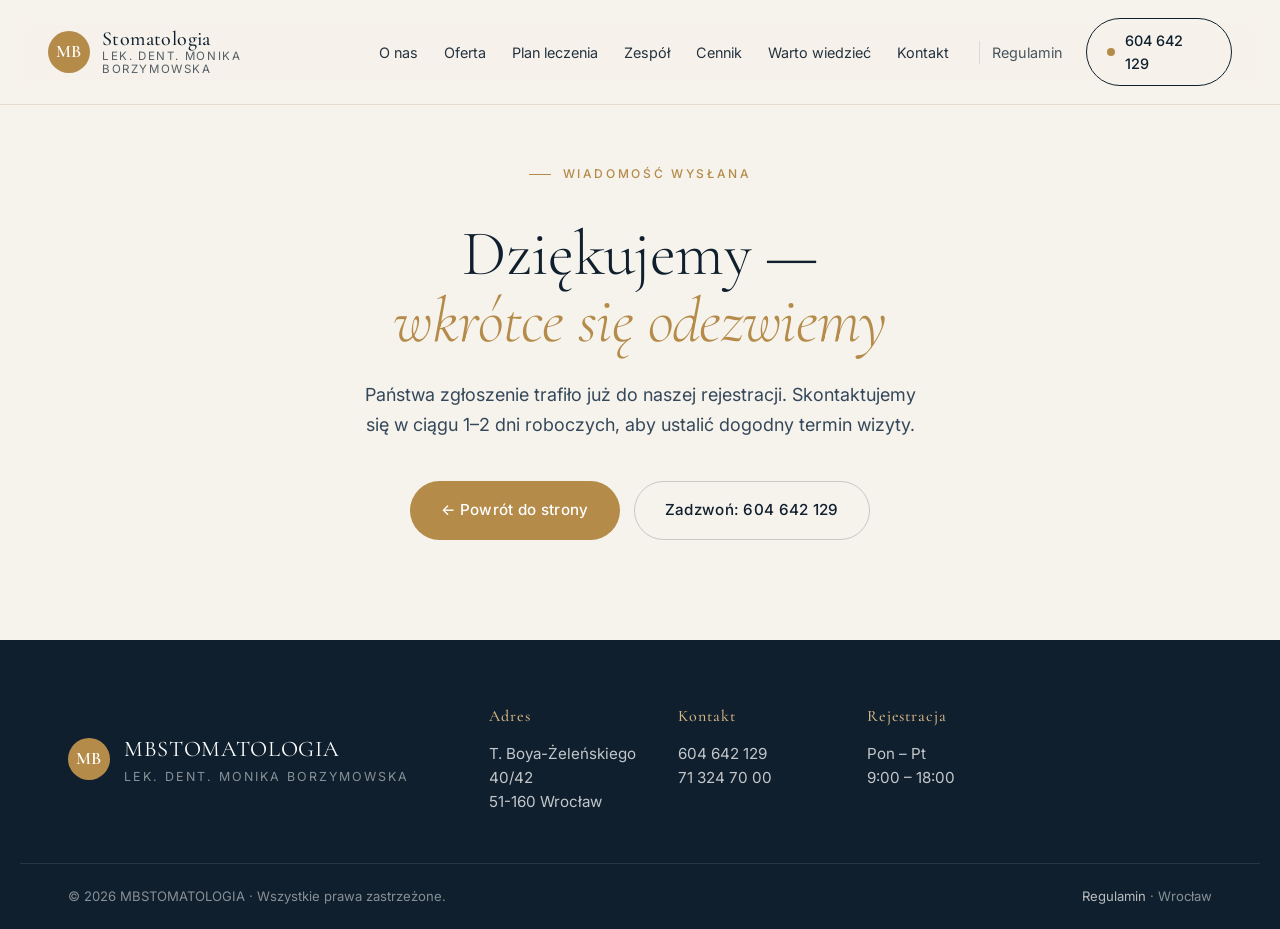
<file: dziekujemy.html>
<!doctype html>
<html lang="pl">
  <head>
    <meta charset="utf-8" />
    <meta name="viewport" content="width=device-width, initial-scale=1" />
    <title>Dziękujemy — MBSTOMATOLOGIA</title>
    <meta name="robots" content="noindex" />
    <meta name="theme-color" content="#0f1f2d" />
    <link rel="preconnect" href="https://fonts.googleapis.com" />
    <link rel="preconnect" href="https://fonts.gstatic.com" crossorigin />
    <link
      href="https://fonts.googleapis.com/css2?family=Cormorant+Garamond:wght@300;400;500;600&family=Inter:wght@300;400;500;600&display=swap"
      rel="stylesheet"
    />
    <link rel="stylesheet" href="styles.css" />
  </head>
  <body class="page-doc">
    <header class="nav is-scrolled" id="nav">
      <div class="nav__inner">
        <a href="index.html#top" class="brand" aria-label="MBSTOMATOLOGIA — strona główna">
          <span class="brand__mark" aria-hidden="true">MB</span>
          <span class="brand__wordmark">
            <span class="brand__name">Stomatologia</span>
            <span class="brand__sub">lek. dent. Monika Borzymowska</span>
          </span>
        </a>
        <nav class="nav__links" aria-label="Menu główne">
          <a href="index.html#o-nas">O nas</a>
          <a href="index.html#oferta">Oferta</a>
          <a href="index.html#proces">Plan leczenia</a>
          <a href="index.html#zespol">Zespół</a>
          <a href="index.html#cennik">Cennik</a>
          <a href="index.html#warto-wiedziec">Warto wiedzieć</a>
          <a href="index.html#kontakt">Kontakt</a>
          <a href="regulamin.html" class="nav__link--doc">Regulamin</a>
        </nav>
        <a class="nav__cta" href="tel:+48604642129">
          <span class="nav__cta-dot" aria-hidden="true"></span>
          <span>604 642 129</span>
        </a>
        <button class="nav__toggle" id="navToggle" aria-label="Otwórz menu" aria-expanded="false">
          <span></span><span></span><span></span>
        </button>
      </div>
    </header>

    <main class="thanks">
      <div class="wrap thanks__wrap">
        <span class="eyebrow">Wiadomość wysłana</span>
        <h1 class="thanks__title">
          Dziękujemy —<br /><span class="italic">wkrótce się odezwiemy</span>
        </h1>
        <p class="lead">
          Państwa zgłoszenie trafiło już do naszej rejestracji. Skontaktujemy się
          w ciągu 1–2 dni roboczych, aby ustalić dogodny termin wizyty.
        </p>
        <div class="thanks__actions">
          <a class="btn btn--primary" href="index.html#top">← Powrót do strony</a>
          <a class="btn btn--ghost" href="tel:+48604642129">Zadzwoń: 604 642 129</a>
        </div>
      </div>
    </main>

    <footer class="footer">
      <div class="wrap footer__inner">
        <div class="footer__brand">
          <span class="brand__mark" aria-hidden="true">MB</span>
          <div>
            <div class="footer__name">MBSTOMATOLOGIA</div>
            <div class="footer__sub">lek. dent. Monika Borzymowska</div>
          </div>
        </div>
        <div class="footer__cols">
          <div>
            <h4>Adres</h4>
            <p>T. Boya-Żeleńskiego 40/42<br />51-160 Wrocław</p>
          </div>
          <div>
            <h4>Kontakt</h4>
            <p>
              <a href="tel:+48604642129">604 642 129</a><br />
              <a href="tel:+48713247000">71 324 70 00</a>
            </p>
          </div>
          <div>
            <h4>Rejestracja</h4>
            <p>Pon – Pt<br />9:00 – 18:00</p>
          </div>
        </div>
      </div>
      <div class="footer__bottom">
        <div class="wrap footer__bottom-inner">
          <span>© <span id="year"></span> MBSTOMATOLOGIA · Wszystkie prawa zastrzeżone.</span>
          <span><a href="regulamin.html">Regulamin</a> · Wrocław</span>
        </div>
      </div>
    </footer>

    <script src="script.js"></script>
  </body>
</html>
</file>
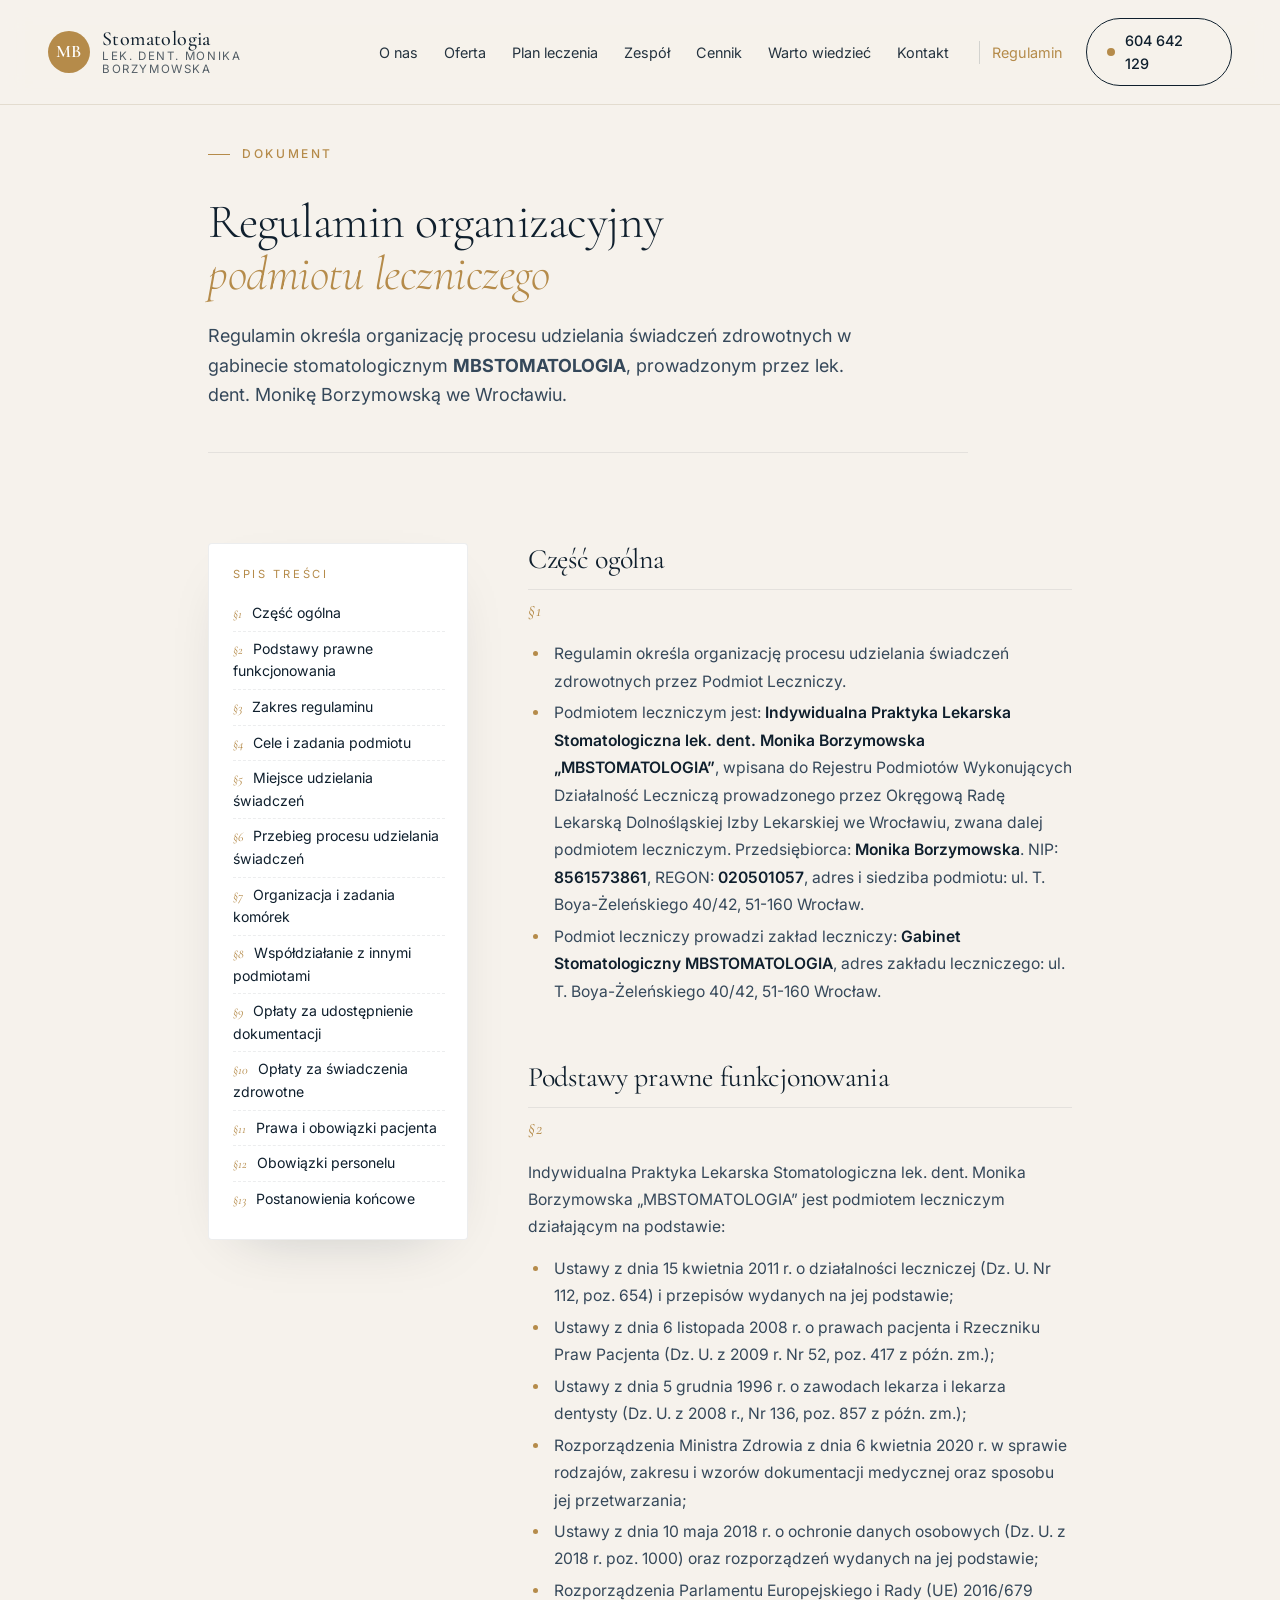
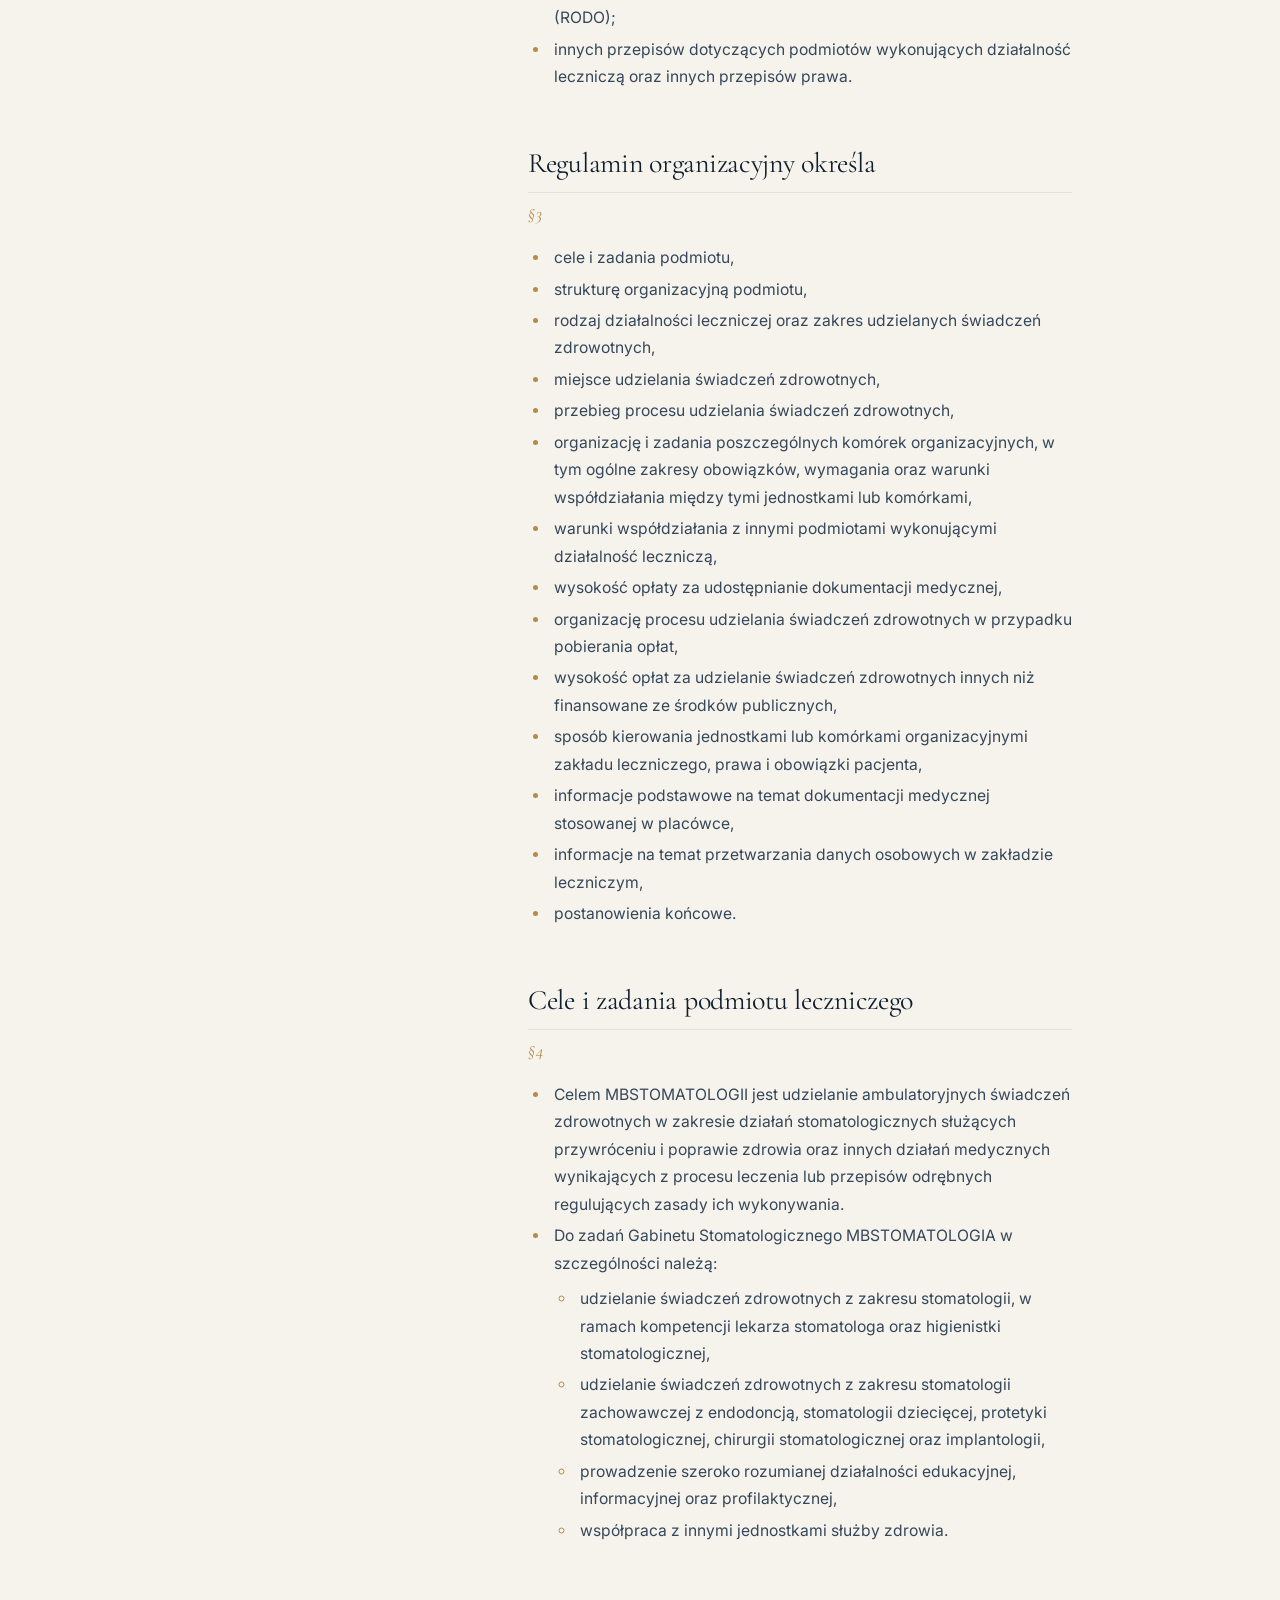
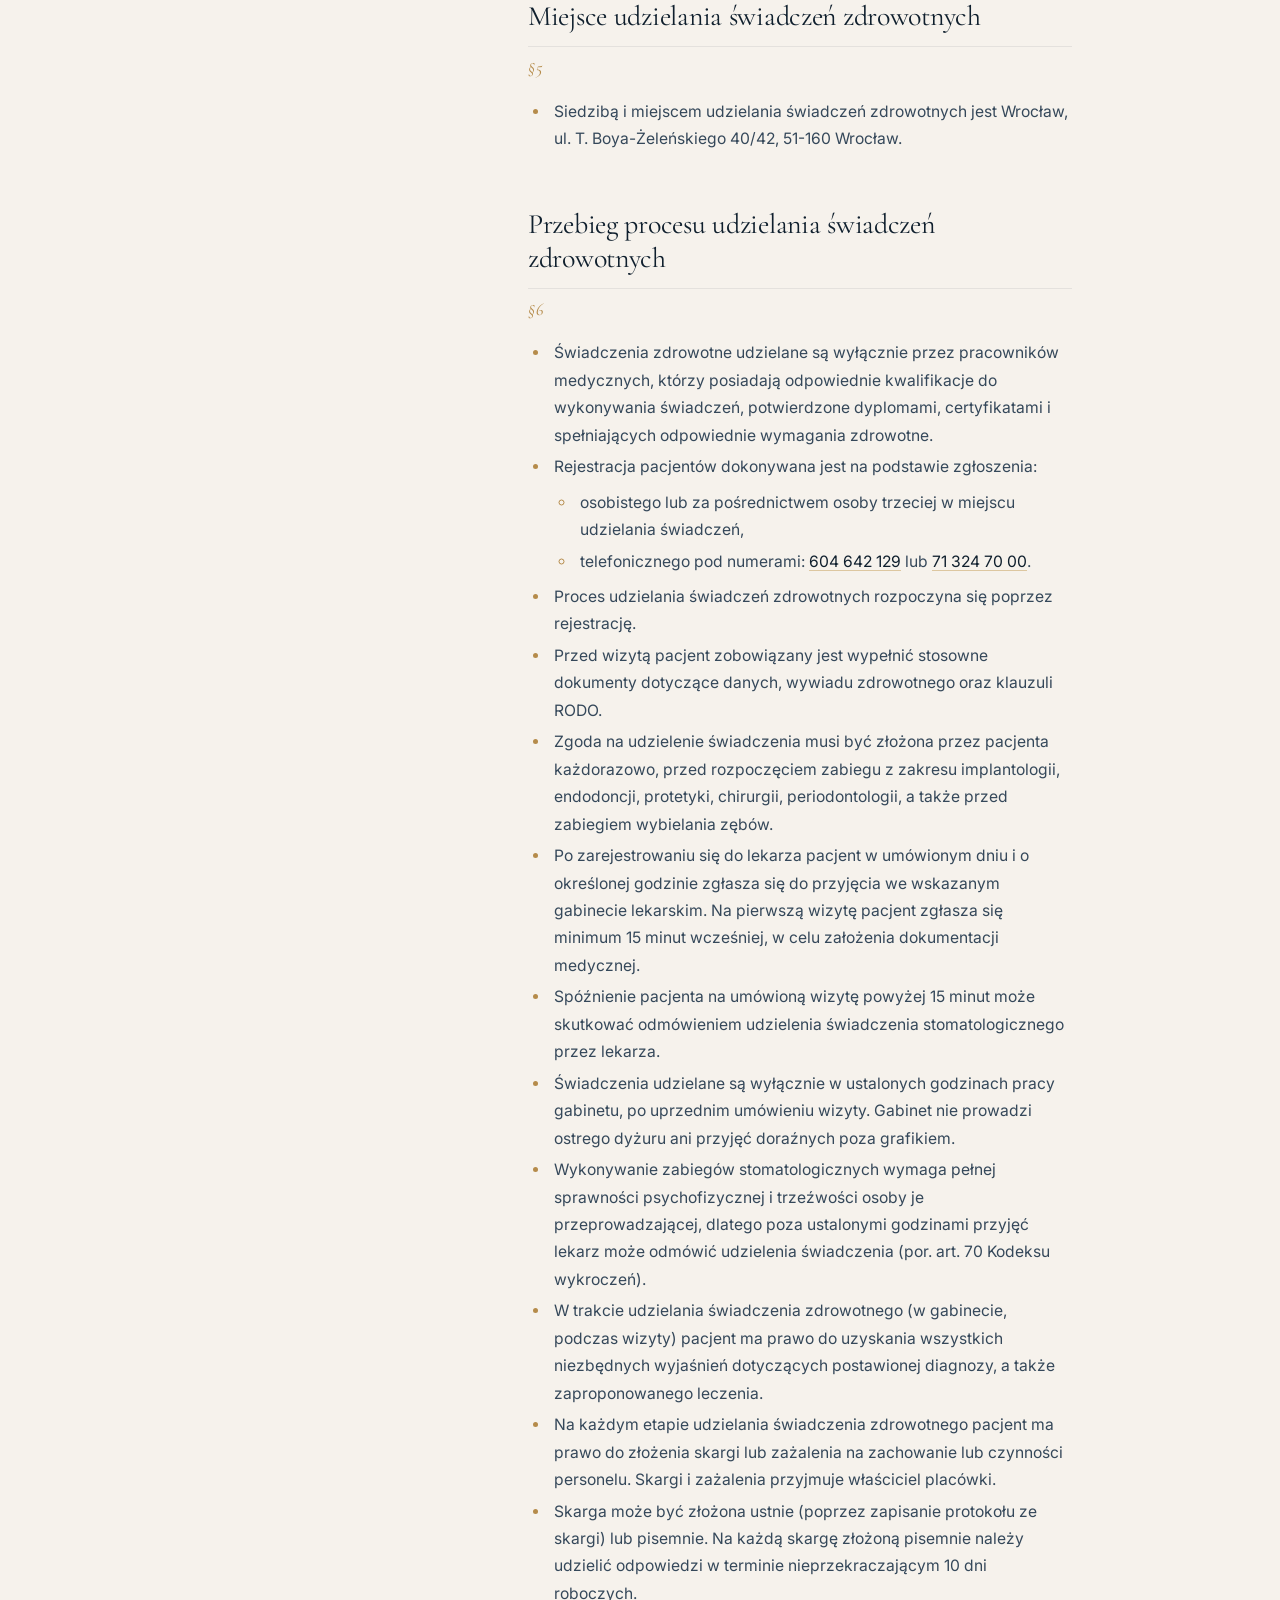
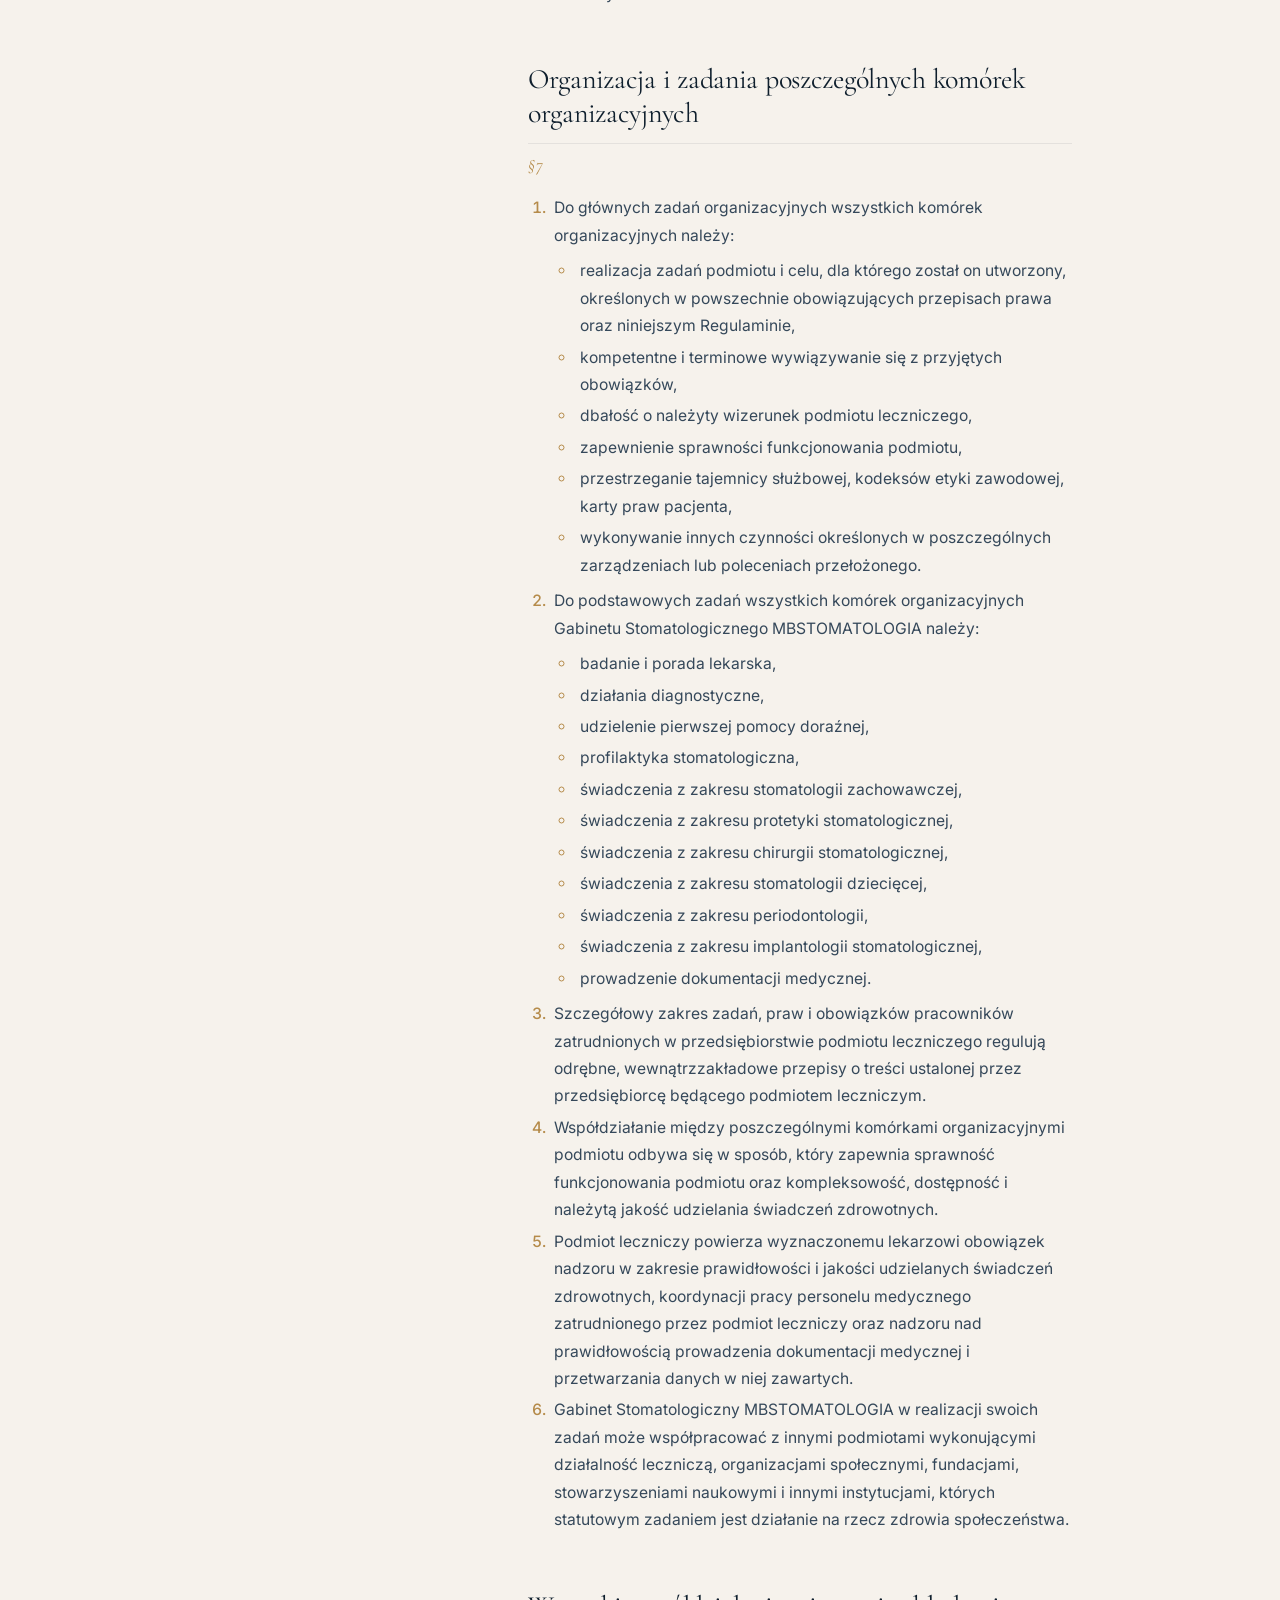
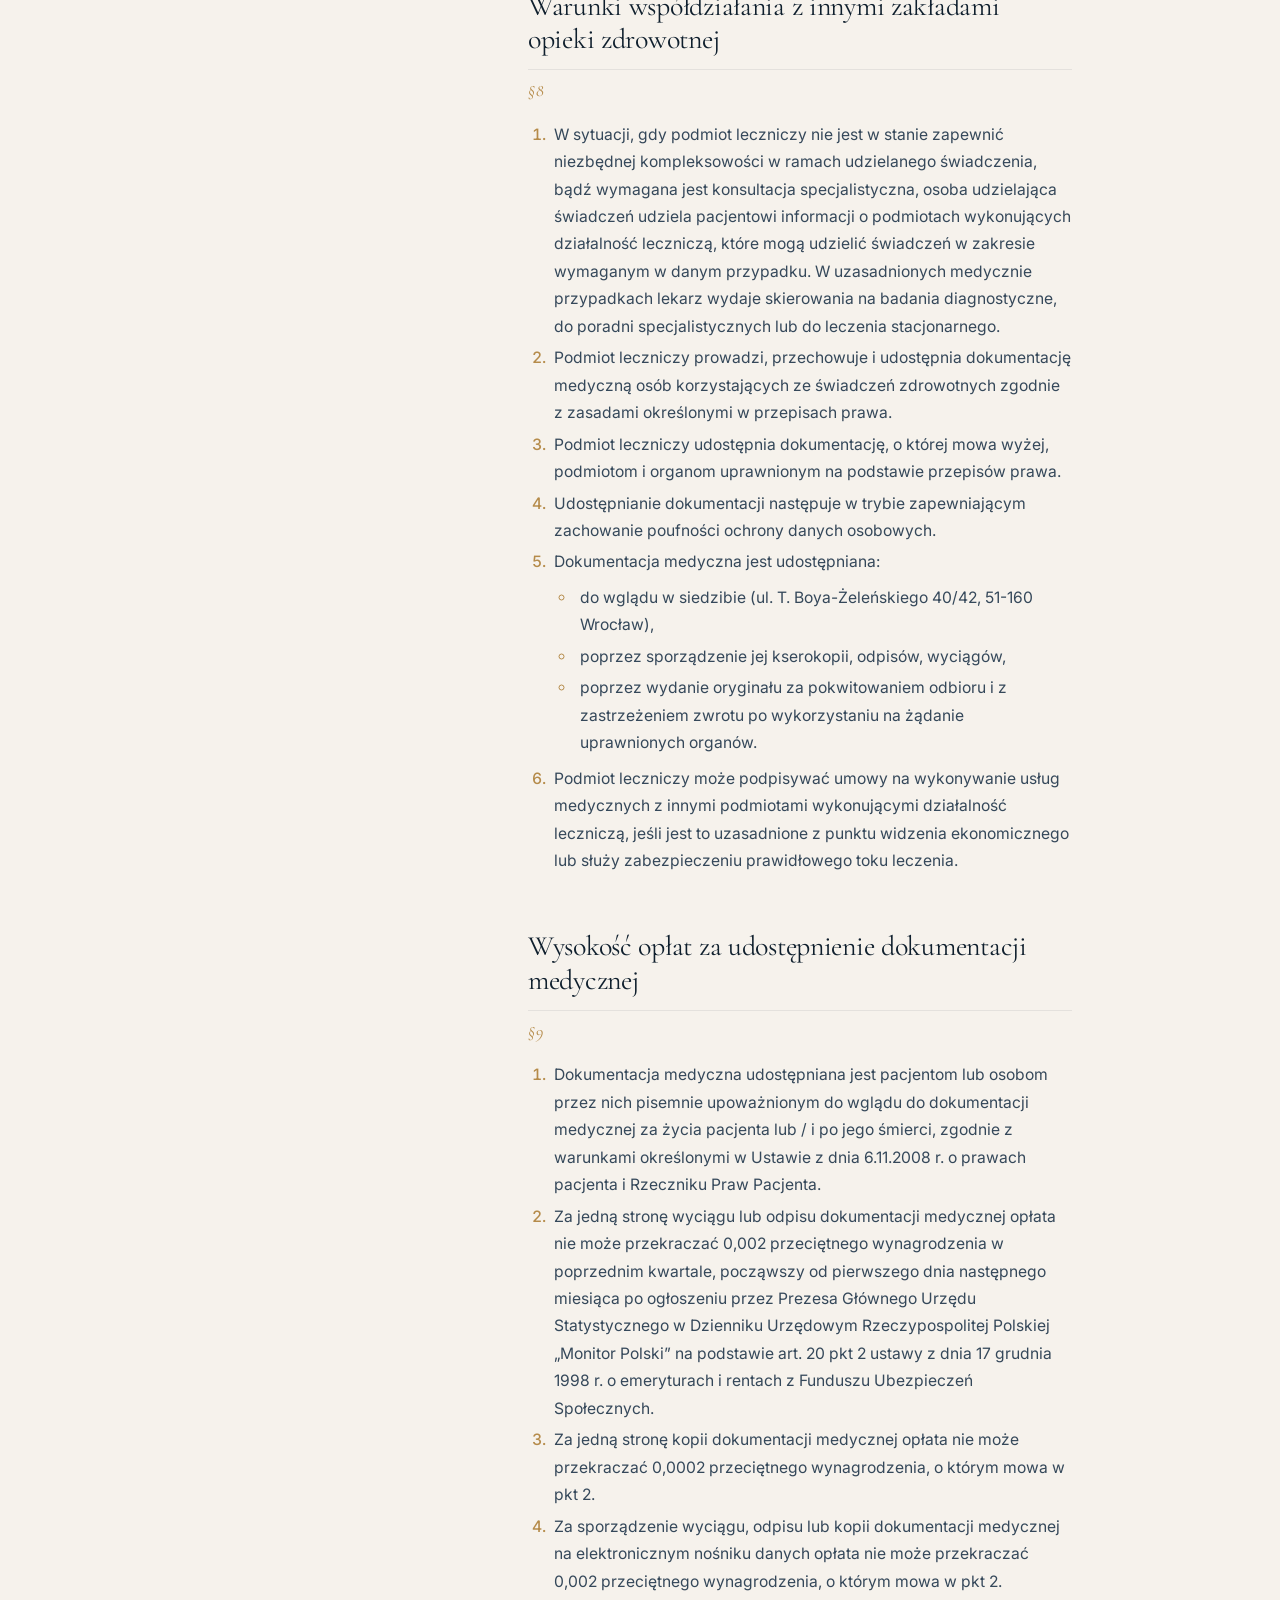
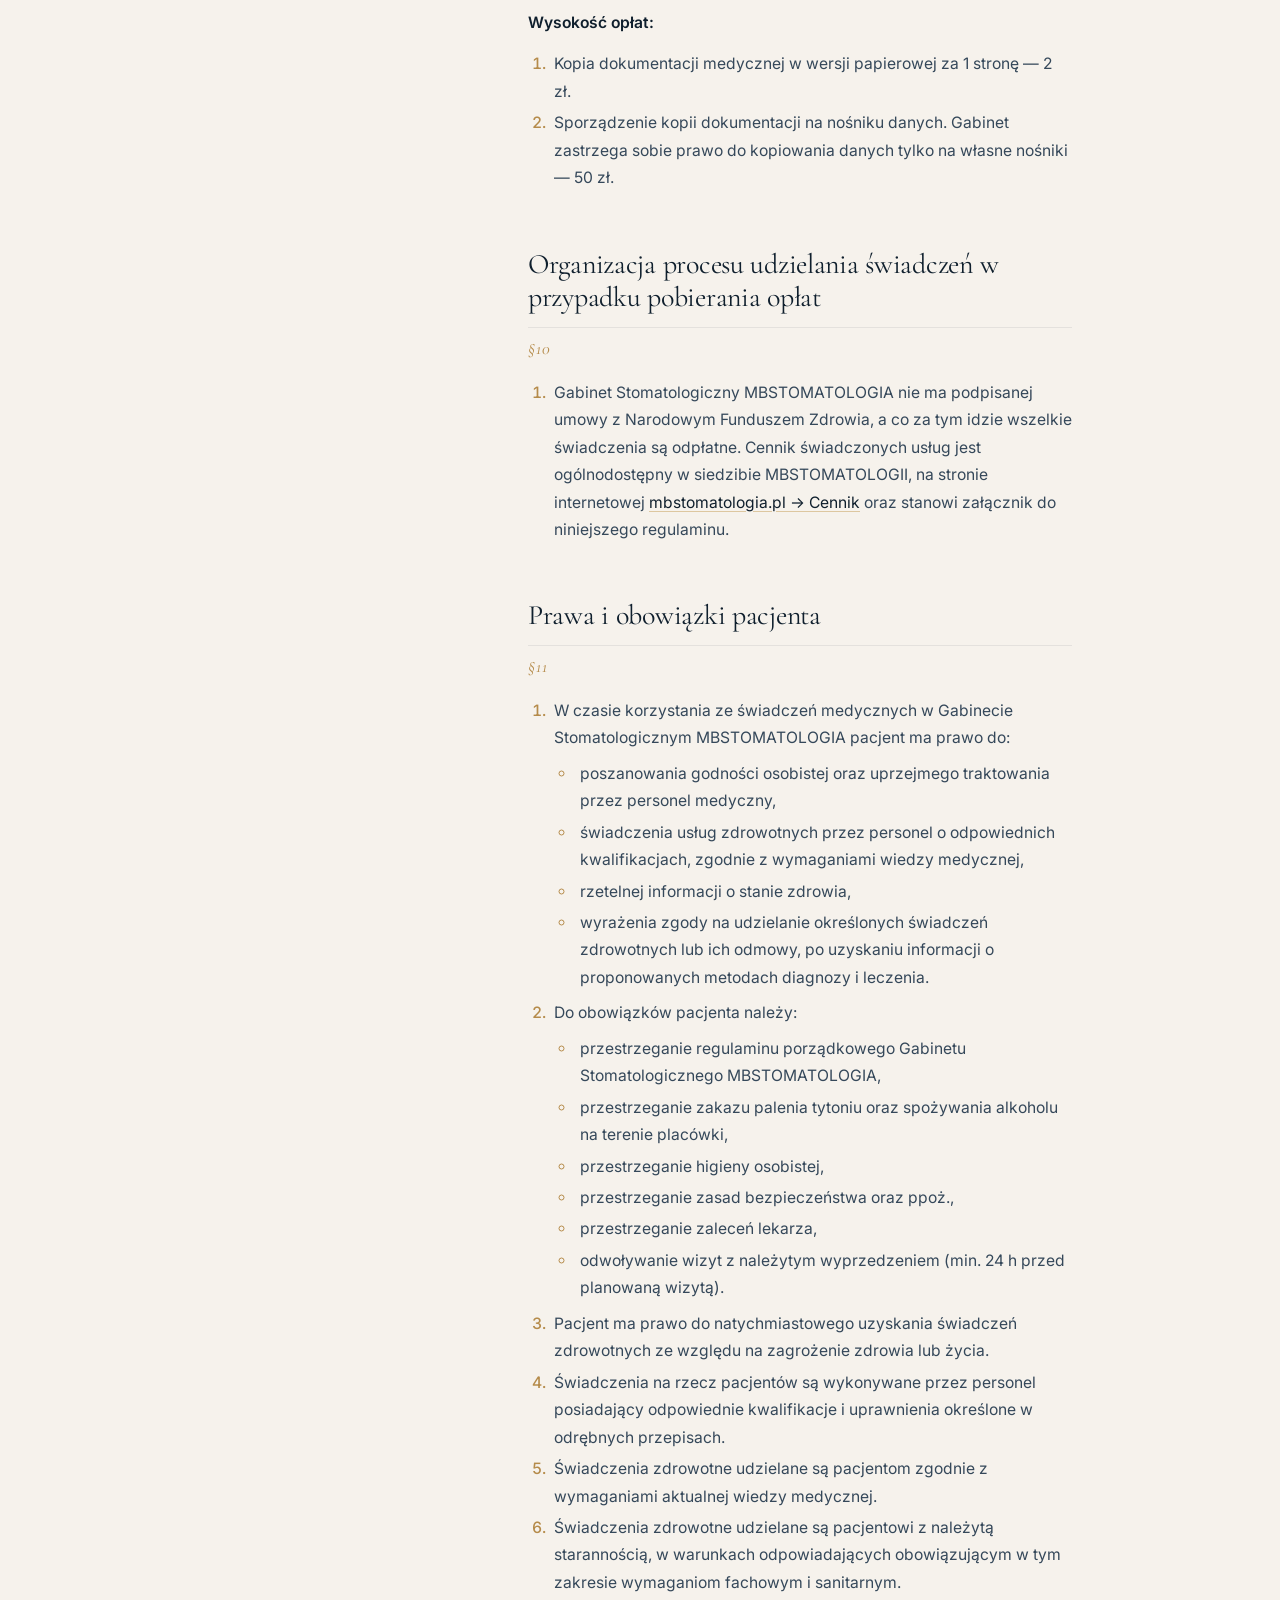
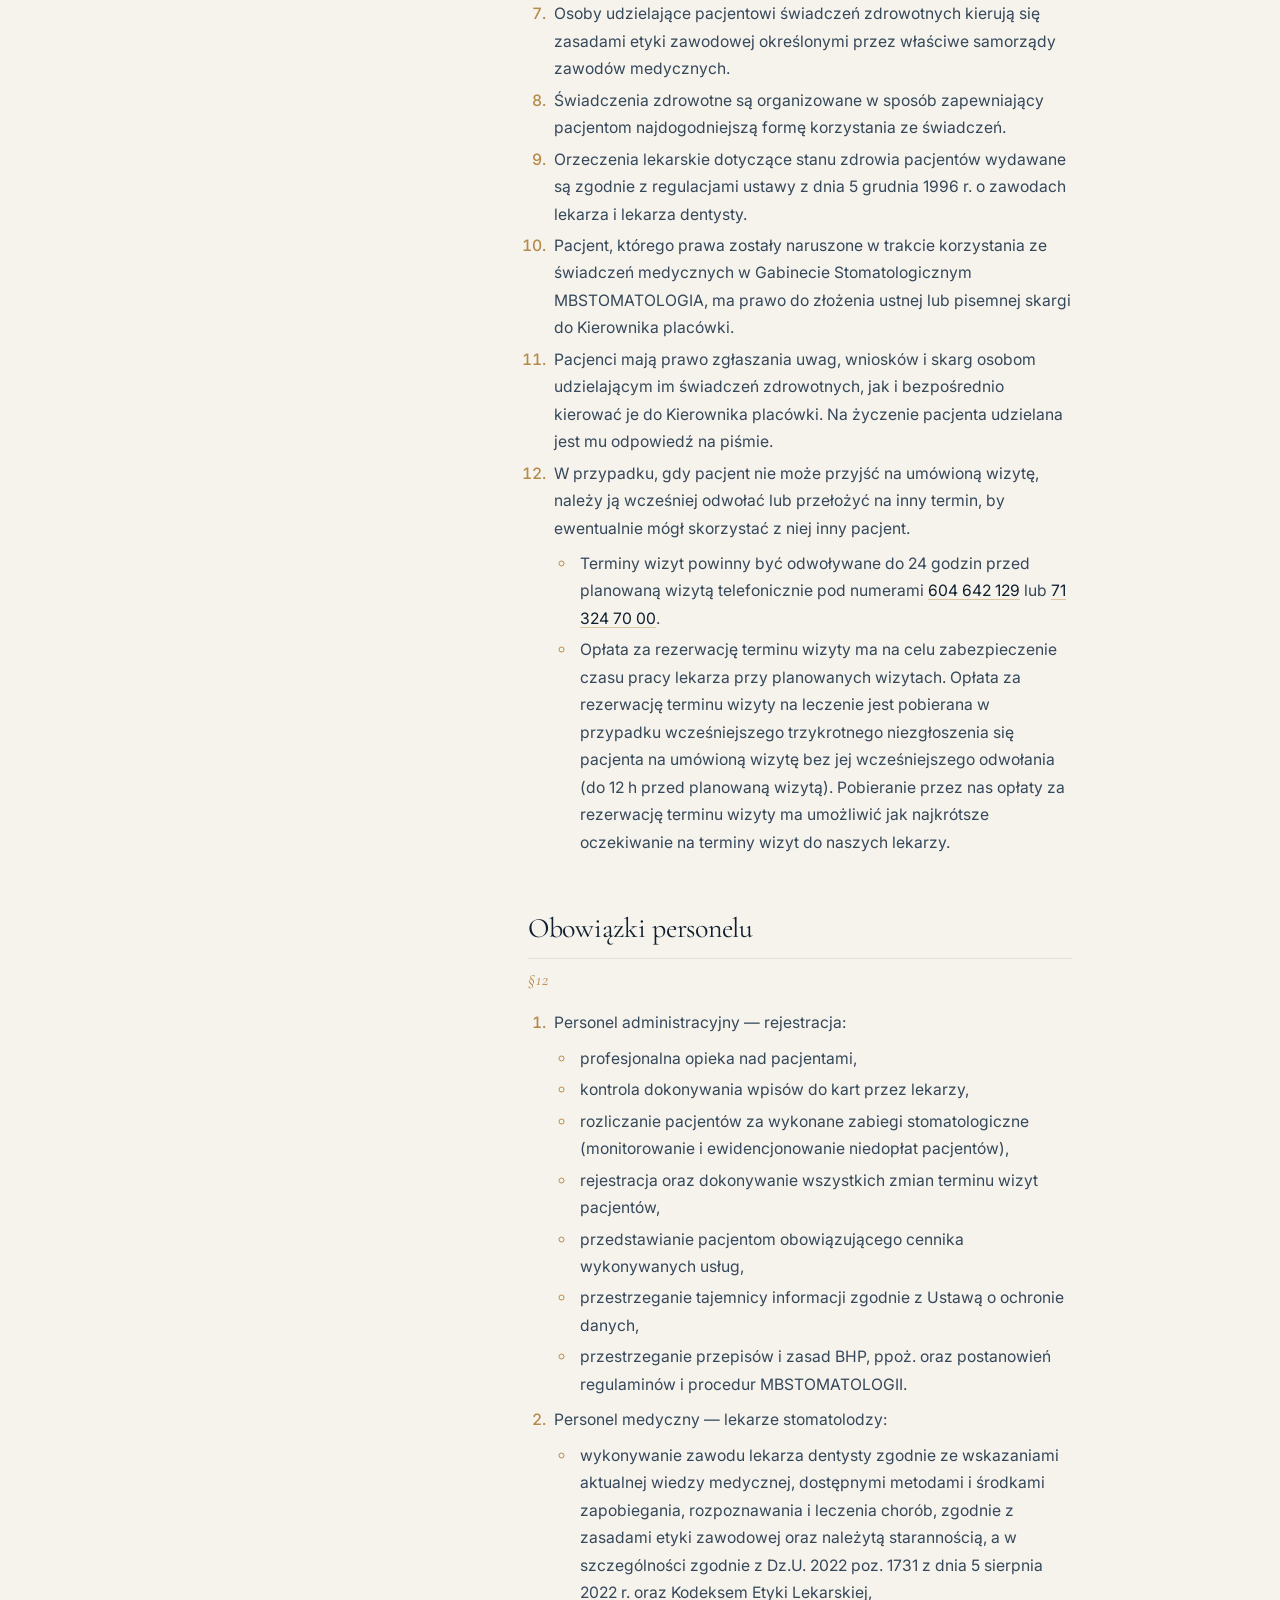
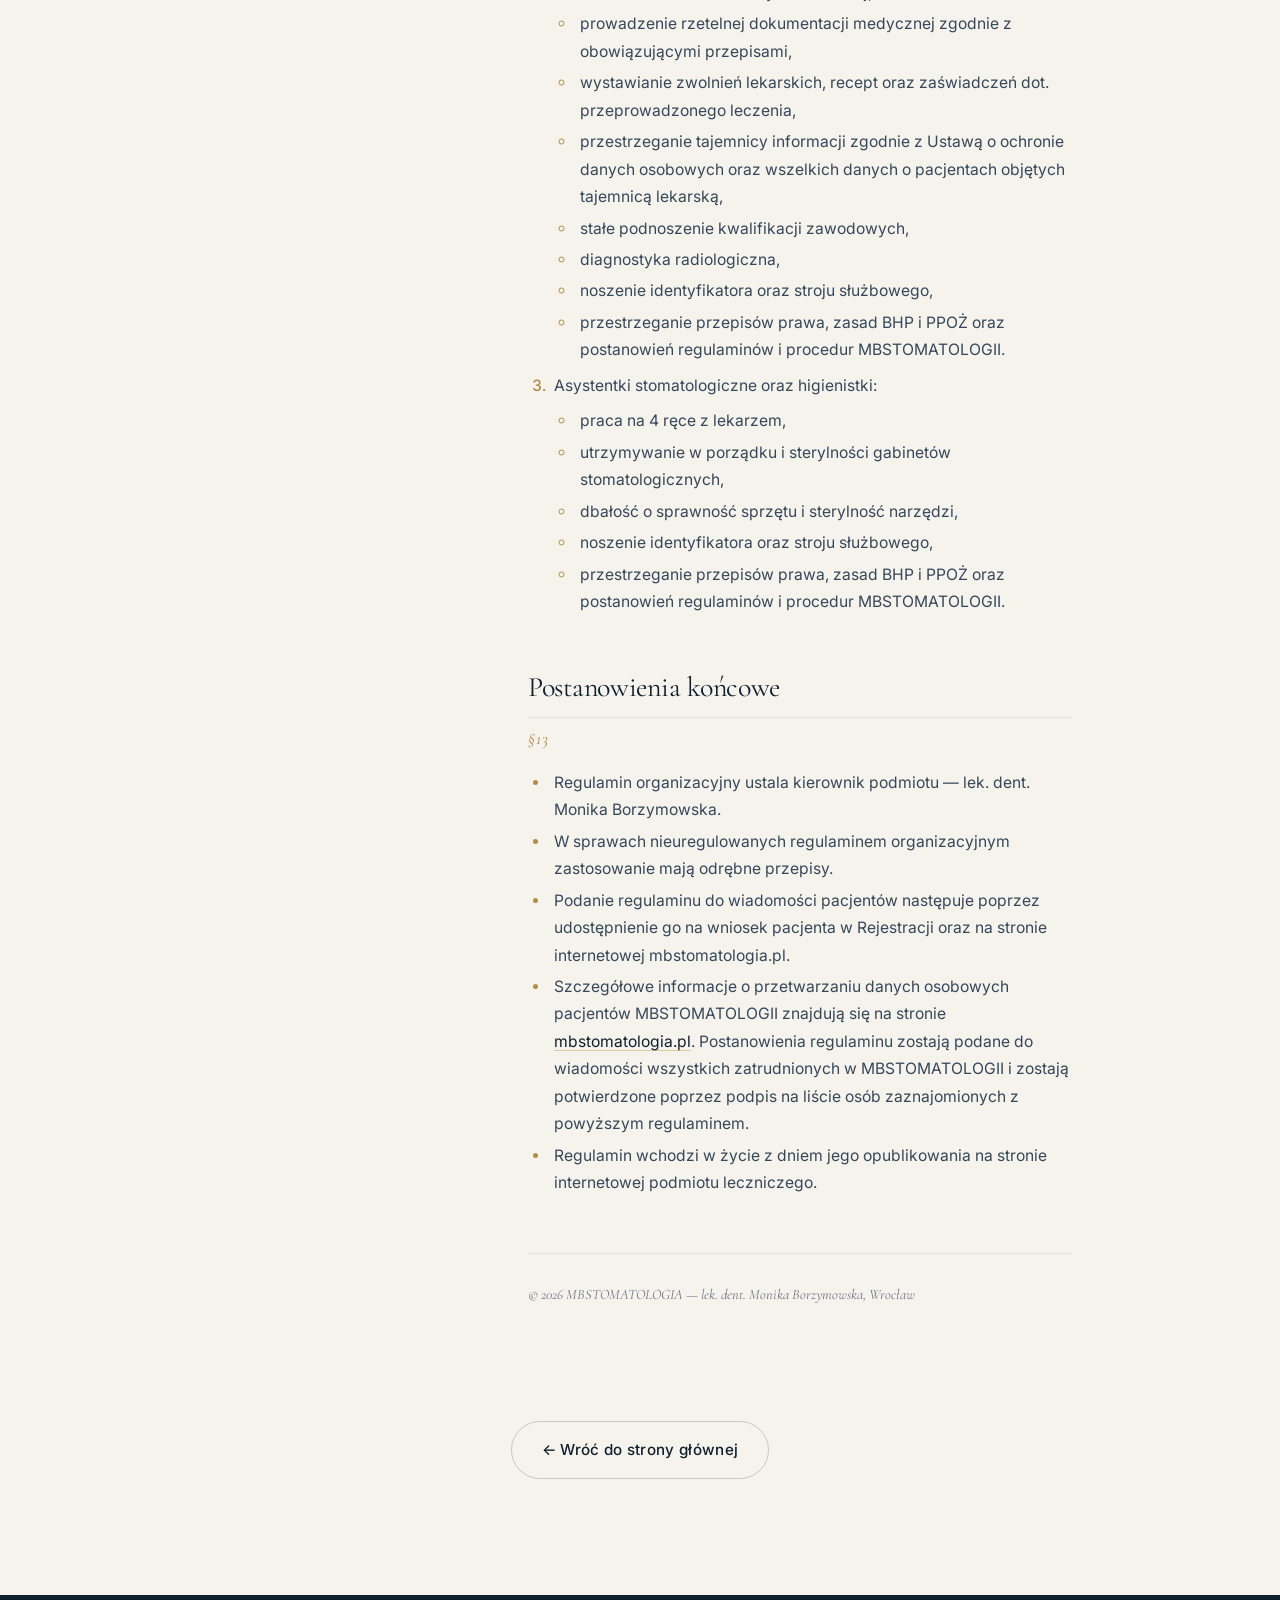
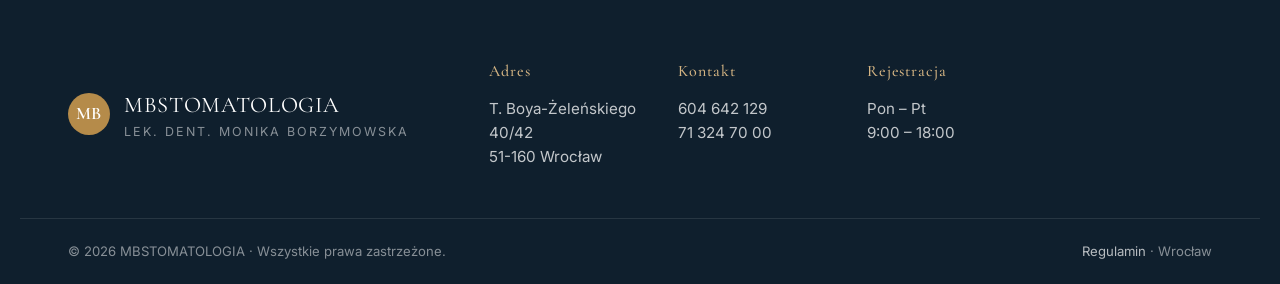
<file: regulamin.html>
<!doctype html>
<html lang="pl">
  <head>
    <meta charset="utf-8" />
    <meta name="viewport" content="width=device-width, initial-scale=1" />
    <title>Regulamin organizacyjny — MBSTOMATOLOGIA</title>
    <meta
      name="description"
      content="Regulamin organizacyjny podmiotu leczniczego MBSTOMATOLOGIA — lek. dent. Monika Borzymowska, Wrocław."
    />
    <meta name="theme-color" content="#0f1f2d" />
    <link rel="preconnect" href="https://fonts.googleapis.com" />
    <link rel="preconnect" href="https://fonts.gstatic.com" crossorigin />
    <link
      href="https://fonts.googleapis.com/css2?family=Cormorant+Garamond:wght@300;400;500;600&family=Inter:wght@300;400;500;600&display=swap"
      rel="stylesheet"
    />
    <link rel="stylesheet" href="styles.css" />
  </head>
  <body class="page-doc">
    <!-- ============ NAV ============ -->
    <header class="nav is-scrolled" id="nav">
      <div class="nav__inner">
        <a href="index.html#top" class="brand" aria-label="MBSTOMATOLOGIA — strona główna">
          <span class="brand__mark" aria-hidden="true">MB</span>
          <span class="brand__wordmark">
            <span class="brand__name">Stomatologia</span>
            <span class="brand__sub">lek. dent. Monika Borzymowska</span>
          </span>
        </a>

        <nav class="nav__links" aria-label="Menu główne">
          <a href="index.html#o-nas">O nas</a>
          <a href="index.html#oferta">Oferta</a>
          <a href="index.html#proces">Plan leczenia</a>
          <a href="index.html#zespol">Zespół</a>
          <a href="index.html#cennik">Cennik</a>
          <a href="index.html#warto-wiedziec">Warto wiedzieć</a>
          <a href="index.html#kontakt">Kontakt</a>
          <a href="regulamin.html" class="nav__link--doc" aria-current="page">Regulamin</a>
        </nav>

        <a class="nav__cta" href="tel:+48604642129">
          <span class="nav__cta-dot" aria-hidden="true"></span>
          <span>604 642 129</span>
        </a>

        <button
          class="nav__toggle"
          id="navToggle"
          aria-label="Otwórz menu"
          aria-expanded="false"
        >
          <span></span><span></span><span></span>
        </button>
      </div>
    </header>

    <!-- ============ REGULAMIN ============ -->
    <main class="doc" id="top">
      <div class="wrap doc__wrap">
        <header class="doc__head">
          <span class="eyebrow">Dokument</span>
          <h1 class="h2">Regulamin organizacyjny<br /><span class="italic">podmiotu leczniczego</span></h1>
          <p class="lead">
            Regulamin określa organizację procesu udzielania świadczeń
            zdrowotnych w gabinecie stomatologicznym
            <strong>MBSTOMATOLOGIA</strong>, prowadzonym przez lek. dent.
            Monikę Borzymowską we Wrocławiu.
          </p>
        </header>

        <nav class="doc__toc" aria-label="Spis treści">
          <span class="doc__toc-label">Spis treści</span>
          <ol>
            <li><a href="#s1">Część ogólna</a></li>
            <li><a href="#s2">Podstawy prawne funkcjonowania</a></li>
            <li><a href="#s3">Zakres regulaminu</a></li>
            <li><a href="#s4">Cele i zadania podmiotu</a></li>
            <li><a href="#s5">Miejsce udzielania świadczeń</a></li>
            <li><a href="#s6">Przebieg procesu udzielania świadczeń</a></li>
            <li><a href="#s7">Organizacja i zadania komórek</a></li>
            <li><a href="#s8">Współdziałanie z innymi podmiotami</a></li>
            <li><a href="#s9">Opłaty za udostępnienie dokumentacji</a></li>
            <li><a href="#s10">Opłaty za świadczenia zdrowotne</a></li>
            <li><a href="#s11">Prawa i obowiązki pacjenta</a></li>
            <li><a href="#s12">Obowiązki personelu</a></li>
            <li><a href="#s13">Postanowienia końcowe</a></li>
          </ol>
        </nav>

        <article class="doc__body">
          <!-- §1 -->
          <section class="doc__section" id="s1">
            <h2>Część ogólna</h2>
            <p class="doc__paragraph-mark">§1</p>
            <ul>
              <li>Regulamin określa organizację procesu udzielania świadczeń zdrowotnych przez Podmiot Leczniczy.</li>
              <li>
                Podmiotem leczniczym jest:
                <strong>Indywidualna Praktyka Lekarska Stomatologiczna
                lek. dent. Monika Borzymowska „MBSTOMATOLOGIA”</strong>,
                wpisana do Rejestru Podmiotów Wykonujących Działalność
                Leczniczą prowadzonego przez Okręgową Radę Lekarską
                Dolnośląskiej Izby Lekarskiej we Wrocławiu, zwana dalej
                podmiotem leczniczym.
                Przedsiębiorca: <strong>Monika Borzymowska</strong>.
                NIP: <strong>8561573861</strong>,
                REGON: <strong>020501057</strong>,
                adres i siedziba podmiotu: ul. T. Boya-Żeleńskiego 40/42,
                51-160 Wrocław.
              </li>
              <li>
                Podmiot leczniczy prowadzi zakład leczniczy:
                <strong>Gabinet Stomatologiczny MBSTOMATOLOGIA</strong>,
                adres zakładu leczniczego: ul. T. Boya-Żeleńskiego 40/42,
                51-160 Wrocław.
              </li>
            </ul>
          </section>

          <!-- §2 -->
          <section class="doc__section" id="s2">
            <h2>Podstawy prawne funkcjonowania</h2>
            <p class="doc__paragraph-mark">§2</p>
            <p>
              Indywidualna Praktyka Lekarska Stomatologiczna
              lek. dent. Monika Borzymowska „MBSTOMATOLOGIA” jest
              podmiotem leczniczym działającym na podstawie:
            </p>
            <ul>
              <li>Ustawy z dnia 15 kwietnia 2011&nbsp;r. o działalności leczniczej (Dz. U. Nr 112, poz. 654) i przepisów wydanych na jej podstawie;</li>
              <li>Ustawy z dnia 6 listopada 2008&nbsp;r. o prawach pacjenta i Rzeczniku Praw Pacjenta (Dz. U. z 2009&nbsp;r. Nr 52, poz. 417 z późn. zm.);</li>
              <li>Ustawy z dnia 5 grudnia 1996&nbsp;r. o zawodach lekarza i lekarza dentysty (Dz. U. z 2008&nbsp;r., Nr 136, poz. 857 z późn. zm.);</li>
              <li>Rozporządzenia Ministra Zdrowia z dnia 6 kwietnia 2020&nbsp;r. w sprawie rodzajów, zakresu i wzorów dokumentacji medycznej oraz sposobu jej przetwarzania;</li>
              <li>Ustawy z dnia 10 maja 2018&nbsp;r. o ochronie danych osobowych (Dz. U. z 2018&nbsp;r. poz. 1000) oraz rozporządzeń wydanych na jej podstawie;</li>
              <li>Rozporządzenia Parlamentu Europejskiego i Rady (UE) 2016/679 (RODO);</li>
              <li>innych przepisów dotyczących podmiotów wykonujących działalność leczniczą oraz innych przepisów prawa.</li>
            </ul>
          </section>

          <!-- §3 -->
          <section class="doc__section" id="s3">
            <h2>Regulamin organizacyjny określa</h2>
            <p class="doc__paragraph-mark">§3</p>
            <ul>
              <li>cele i zadania podmiotu,</li>
              <li>strukturę organizacyjną podmiotu,</li>
              <li>rodzaj działalności leczniczej oraz zakres udzielanych świadczeń zdrowotnych,</li>
              <li>miejsce udzielania świadczeń zdrowotnych,</li>
              <li>przebieg procesu udzielania świadczeń zdrowotnych,</li>
              <li>organizację i zadania poszczególnych komórek organizacyjnych, w tym ogólne zakresy obowiązków, wymagania oraz warunki współdziałania między tymi jednostkami lub komórkami,</li>
              <li>warunki współdziałania z innymi podmiotami wykonującymi działalność leczniczą,</li>
              <li>wysokość opłaty za udostępnianie dokumentacji medycznej,</li>
              <li>organizację procesu udzielania świadczeń zdrowotnych w przypadku pobierania opłat,</li>
              <li>wysokość opłat za udzielanie świadczeń zdrowotnych innych niż finansowane ze środków publicznych,</li>
              <li>sposób kierowania jednostkami lub komórkami organizacyjnymi zakładu leczniczego, prawa i obowiązki pacjenta,</li>
              <li>informacje podstawowe na temat dokumentacji medycznej stosowanej w placówce,</li>
              <li>informacje na temat przetwarzania danych osobowych w zakładzie leczniczym,</li>
              <li>postanowienia końcowe.</li>
            </ul>
          </section>

          <!-- §4 -->
          <section class="doc__section" id="s4">
            <h2>Cele i zadania podmiotu leczniczego</h2>
            <p class="doc__paragraph-mark">§4</p>
            <ul>
              <li>
                Celem MBSTOMATOLOGII jest udzielanie ambulatoryjnych
                świadczeń zdrowotnych w zakresie działań stomatologicznych
                służących przywróceniu i poprawie zdrowia oraz innych
                działań medycznych wynikających z procesu leczenia lub
                przepisów odrębnych regulujących zasady ich wykonywania.
              </li>
              <li>
                Do zadań Gabinetu Stomatologicznego MBSTOMATOLOGIA
                w szczególności należą:
                <ul>
                  <li>udzielanie świadczeń zdrowotnych z zakresu stomatologii, w ramach kompetencji lekarza stomatologa oraz higienistki stomatologicznej,</li>
                  <li>udzielanie świadczeń zdrowotnych z zakresu stomatologii zachowawczej z endodoncją, stomatologii dziecięcej, protetyki stomatologicznej, chirurgii stomatologicznej oraz implantologii,</li>
                  <li>prowadzenie szeroko rozumianej działalności edukacyjnej, informacyjnej oraz profilaktycznej,</li>
                  <li>współpraca z innymi jednostkami służby zdrowia.</li>
                </ul>
              </li>
            </ul>
          </section>

          <!-- §5 -->
          <section class="doc__section" id="s5">
            <h2>Miejsce udzielania świadczeń zdrowotnych</h2>
            <p class="doc__paragraph-mark">§5</p>
            <ul>
              <li>
                Siedzibą i miejscem udzielania świadczeń zdrowotnych jest
                Wrocław, ul. T. Boya-Żeleńskiego 40/42, 51-160 Wrocław.
              </li>
            </ul>
          </section>

          <!-- §6 -->
          <section class="doc__section" id="s6">
            <h2>Przebieg procesu udzielania świadczeń zdrowotnych</h2>
            <p class="doc__paragraph-mark">§6</p>
            <ul>
              <li>Świadczenia zdrowotne udzielane są wyłącznie przez pracowników medycznych, którzy posiadają odpowiednie kwalifikacje do wykonywania świadczeń, potwierdzone dyplomami, certyfikatami i spełniających odpowiednie wymagania zdrowotne.</li>
              <li>
                Rejestracja pacjentów dokonywana jest na podstawie zgłoszenia:
                <ul>
                  <li>osobistego lub za pośrednictwem osoby trzeciej w miejscu udzielania świadczeń,</li>
                  <li>telefonicznego pod numerami: <a href="tel:+48604642129">604 642 129</a> lub <a href="tel:+48713247000">71 324 70 00</a>.</li>
                </ul>
              </li>
              <li>Proces udzielania świadczeń zdrowotnych rozpoczyna się poprzez rejestrację.</li>
              <li>Przed wizytą pacjent zobowiązany jest wypełnić stosowne dokumenty dotyczące danych, wywiadu zdrowotnego oraz klauzuli RODO.</li>
              <li>Zgoda na udzielenie świadczenia musi być złożona przez pacjenta każdorazowo, przed rozpoczęciem zabiegu z zakresu implantologii, endodoncji, protetyki, chirurgii, periodontologii, a także przed zabiegiem wybielania zębów.</li>
              <li>Po zarejestrowaniu się do lekarza pacjent w umówionym dniu i o określonej godzinie zgłasza się do przyjęcia we wskazanym gabinecie lekarskim. Na pierwszą wizytę pacjent zgłasza się minimum 15 minut wcześniej, w celu założenia dokumentacji medycznej.</li>
              <li>Spóźnienie pacjenta na umówioną wizytę powyżej 15 minut może skutkować odmówieniem udzielenia świadczenia stomatologicznego przez lekarza.</li>
              <li>Świadczenia udzielane są wyłącznie w ustalonych godzinach pracy gabinetu, po uprzednim umówieniu wizyty. Gabinet nie prowadzi ostrego dyżuru ani przyjęć doraźnych poza grafikiem.</li>
              <li>Wykonywanie zabiegów stomatologicznych wymaga pełnej sprawności psychofizycznej i trzeźwości osoby je przeprowadzającej, dlatego poza ustalonymi godzinami przyjęć lekarz może odmówić udzielenia świadczenia (por. art. 70 Kodeksu wykroczeń).</li>
              <li>W trakcie udzielania świadczenia zdrowotnego (w gabinecie, podczas wizyty) pacjent ma prawo do uzyskania wszystkich niezbędnych wyjaśnień dotyczących postawionej diagnozy, a także zaproponowanego leczenia.</li>
              <li>Na każdym etapie udzielania świadczenia zdrowotnego pacjent ma prawo do złożenia skargi lub zażalenia na zachowanie lub czynności personelu. Skargi i zażalenia przyjmuje właściciel placówki.</li>
              <li>Skarga może być złożona ustnie (poprzez zapisanie protokołu ze skargi) lub pisemnie. Na każdą skargę złożoną pisemnie należy udzielić odpowiedzi w terminie nieprzekraczającym 10 dni roboczych.</li>
            </ul>
          </section>

          <!-- §7 -->
          <section class="doc__section" id="s7">
            <h2>Organizacja i zadania poszczególnych komórek organizacyjnych</h2>
            <p class="doc__paragraph-mark">§7</p>
            <ol>
              <li>
                Do głównych zadań organizacyjnych wszystkich komórek organizacyjnych należy:
                <ul>
                  <li>realizacja zadań podmiotu i celu, dla którego został on utworzony, określonych w powszechnie obowiązujących przepisach prawa oraz niniejszym Regulaminie,</li>
                  <li>kompetentne i terminowe wywiązywanie się z przyjętych obowiązków,</li>
                  <li>dbałość o należyty wizerunek podmiotu leczniczego,</li>
                  <li>zapewnienie sprawności funkcjonowania podmiotu,</li>
                  <li>przestrzeganie tajemnicy służbowej, kodeksów etyki zawodowej, karty praw pacjenta,</li>
                  <li>wykonywanie innych czynności określonych w poszczególnych zarządzeniach lub poleceniach przełożonego.</li>
                </ul>
              </li>
              <li>
                Do podstawowych zadań wszystkich komórek organizacyjnych Gabinetu Stomatologicznego MBSTOMATOLOGIA należy:
                <ul>
                  <li>badanie i porada lekarska,</li>
                  <li>działania diagnostyczne,</li>
                  <li>udzielenie pierwszej pomocy doraźnej,</li>
                  <li>profilaktyka stomatologiczna,</li>
                  <li>świadczenia z zakresu stomatologii zachowawczej,</li>
                  <li>świadczenia z zakresu protetyki stomatologicznej,</li>
                  <li>świadczenia z zakresu chirurgii stomatologicznej,</li>
                  <li>świadczenia z zakresu stomatologii dziecięcej,</li>
                  <li>świadczenia z zakresu periodontologii,</li>
                  <li>świadczenia z zakresu implantologii stomatologicznej,</li>
                  <li>prowadzenie dokumentacji medycznej.</li>
                </ul>
              </li>
              <li>Szczegółowy zakres zadań, praw i obowiązków pracowników zatrudnionych w przedsiębiorstwie podmiotu leczniczego regulują odrębne, wewnątrzzakładowe przepisy o treści ustalonej przez przedsiębiorcę będącego podmiotem leczniczym.</li>
              <li>Współdziałanie między poszczególnymi komórkami organizacyjnymi podmiotu odbywa się w sposób, który zapewnia sprawność funkcjonowania podmiotu oraz kompleksowość, dostępność i należytą jakość udzielania świadczeń zdrowotnych.</li>
              <li>Podmiot leczniczy powierza wyznaczonemu lekarzowi obowiązek nadzoru w zakresie prawidłowości i jakości udzielanych świadczeń zdrowotnych, koordynacji pracy personelu medycznego zatrudnionego przez podmiot leczniczy oraz nadzoru nad prawidłowością prowadzenia dokumentacji medycznej i przetwarzania danych w niej zawartych.</li>
              <li>Gabinet Stomatologiczny MBSTOMATOLOGIA w realizacji swoich zadań może współpracować z innymi podmiotami wykonującymi działalność leczniczą, organizacjami społecznymi, fundacjami, stowarzyszeniami naukowymi i innymi instytucjami, których statutowym zadaniem jest działanie na rzecz zdrowia społeczeństwa.</li>
            </ol>
          </section>

          <!-- §8 -->
          <section class="doc__section" id="s8">
            <h2>Warunki współdziałania z innymi zakładami opieki zdrowotnej</h2>
            <p class="doc__paragraph-mark">§8</p>
            <ol>
              <li>W sytuacji, gdy podmiot leczniczy nie jest w stanie zapewnić niezbędnej kompleksowości w ramach udzielanego świadczenia, bądź wymagana jest konsultacja specjalistyczna, osoba udzielająca świadczeń udziela pacjentowi informacji o podmiotach wykonujących działalność leczniczą, które mogą udzielić świadczeń w zakresie wymaganym w danym przypadku. W uzasadnionych medycznie przypadkach lekarz wydaje skierowania na badania diagnostyczne, do poradni specjalistycznych lub do leczenia stacjonarnego.</li>
              <li>Podmiot leczniczy prowadzi, przechowuje i udostępnia dokumentację medyczną osób korzystających ze świadczeń zdrowotnych zgodnie z zasadami określonymi w przepisach prawa.</li>
              <li>Podmiot leczniczy udostępnia dokumentację, o której mowa wyżej, podmiotom i organom uprawnionym na podstawie przepisów prawa.</li>
              <li>Udostępnianie dokumentacji następuje w trybie zapewniającym zachowanie poufności ochrony danych osobowych.</li>
              <li>
                Dokumentacja medyczna jest udostępniana:
                <ul>
                  <li>do wglądu w siedzibie (ul. T. Boya-Żeleńskiego 40/42, 51-160 Wrocław),</li>
                  <li>poprzez sporządzenie jej kserokopii, odpisów, wyciągów,</li>
                  <li>poprzez wydanie oryginału za pokwitowaniem odbioru i z zastrzeżeniem zwrotu po wykorzystaniu na żądanie uprawnionych organów.</li>
                </ul>
              </li>
              <li>Podmiot leczniczy może podpisywać umowy na wykonywanie usług medycznych z innymi podmiotami wykonującymi działalność leczniczą, jeśli jest to uzasadnione z punktu widzenia ekonomicznego lub służy zabezpieczeniu prawidłowego toku leczenia.</li>
            </ol>
          </section>

          <!-- §9 -->
          <section class="doc__section" id="s9">
            <h2>Wysokość opłat za udostępnienie dokumentacji medycznej</h2>
            <p class="doc__paragraph-mark">§9</p>
            <ol>
              <li>Dokumentacja medyczna udostępniana jest pacjentom lub osobom przez nich pisemnie upoważnionym do wglądu do dokumentacji medycznej za życia pacjenta lub / i po jego śmierci, zgodnie z warunkami określonymi w Ustawie z dnia 6.11.2008&nbsp;r. o prawach pacjenta i Rzeczniku Praw Pacjenta.</li>
              <li>Za jedną stronę wyciągu lub odpisu dokumentacji medycznej opłata nie może przekraczać 0,002 przeciętnego wynagrodzenia w poprzednim kwartale, począwszy od pierwszego dnia następnego miesiąca po ogłoszeniu przez Prezesa Głównego Urzędu Statystycznego w Dzienniku Urzędowym Rzeczypospolitej Polskiej „Monitor Polski” na podstawie art. 20 pkt 2 ustawy z dnia 17 grudnia 1998&nbsp;r. o emeryturach i rentach z Funduszu Ubezpieczeń Społecznych.</li>
              <li>Za jedną stronę kopii dokumentacji medycznej opłata nie może przekraczać 0,0002 przeciętnego wynagrodzenia, o którym mowa w pkt 2.</li>
              <li>Za sporządzenie wyciągu, odpisu lub kopii dokumentacji medycznej na elektronicznym nośniku danych opłata nie może przekraczać 0,002 przeciętnego wynagrodzenia, o którym mowa w pkt 2.</li>
            </ol>
            <p><strong>Wysokość opłat:</strong></p>
            <ol>
              <li>Kopia dokumentacji medycznej w wersji papierowej za 1 stronę — 2 zł.</li>
              <li>Sporządzenie kopii dokumentacji na nośniku danych. Gabinet zastrzega sobie prawo do kopiowania danych tylko na własne nośniki — 50 zł.</li>
            </ol>
          </section>

          <!-- §10 -->
          <section class="doc__section" id="s10">
            <h2>Organizacja procesu udzielania świadczeń w przypadku pobierania opłat</h2>
            <p class="doc__paragraph-mark">§10</p>
            <ol>
              <li>
                Gabinet Stomatologiczny MBSTOMATOLOGIA nie ma podpisanej
                umowy z Narodowym Funduszem Zdrowia, a co za tym idzie
                wszelkie świadczenia są odpłatne. Cennik świadczonych
                usług jest ogólnodostępny w siedzibie MBSTOMATOLOGII,
                na stronie internetowej
                <a href="index.html#cennik">mbstomatologia.pl → Cennik</a>
                oraz stanowi załącznik do niniejszego regulaminu.
              </li>
            </ol>
          </section>

          <!-- §11 -->
          <section class="doc__section" id="s11">
            <h2>Prawa i obowiązki pacjenta</h2>
            <p class="doc__paragraph-mark">§11</p>
            <ol>
              <li>
                W czasie korzystania ze świadczeń medycznych w Gabinecie
                Stomatologicznym MBSTOMATOLOGIA pacjent ma prawo do:
                <ul>
                  <li>poszanowania godności osobistej oraz uprzejmego traktowania przez personel medyczny,</li>
                  <li>świadczenia usług zdrowotnych przez personel o odpowiednich kwalifikacjach, zgodnie z wymaganiami wiedzy medycznej,</li>
                  <li>rzetelnej informacji o stanie zdrowia,</li>
                  <li>wyrażenia zgody na udzielanie określonych świadczeń zdrowotnych lub ich odmowy, po uzyskaniu informacji o proponowanych metodach diagnozy i leczenia.</li>
                </ul>
              </li>
              <li>
                Do obowiązków pacjenta należy:
                <ul>
                  <li>przestrzeganie regulaminu porządkowego Gabinetu Stomatologicznego MBSTOMATOLOGIA,</li>
                  <li>przestrzeganie zakazu palenia tytoniu oraz spożywania alkoholu na terenie placówki,</li>
                  <li>przestrzeganie higieny osobistej,</li>
                  <li>przestrzeganie zasad bezpieczeństwa oraz ppoż.,</li>
                  <li>przestrzeganie zaleceń lekarza,</li>
                  <li>odwoływanie wizyt z należytym wyprzedzeniem (min. 24 h przed planowaną wizytą).</li>
                </ul>
              </li>
              <li>Pacjent ma prawo do natychmiastowego uzyskania świadczeń zdrowotnych ze względu na zagrożenie zdrowia lub życia.</li>
              <li>Świadczenia na rzecz pacjentów są wykonywane przez personel posiadający odpowiednie kwalifikacje i uprawnienia określone w odrębnych przepisach.</li>
              <li>Świadczenia zdrowotne udzielane są pacjentom zgodnie z wymaganiami aktualnej wiedzy medycznej.</li>
              <li>Świadczenia zdrowotne udzielane są pacjentowi z należytą starannością, w warunkach odpowiadających obowiązującym w tym zakresie wymaganiom fachowym i sanitarnym.</li>
              <li>Osoby udzielające pacjentowi świadczeń zdrowotnych kierują się zasadami etyki zawodowej określonymi przez właściwe samorządy zawodów medycznych.</li>
              <li>Świadczenia zdrowotne są organizowane w sposób zapewniający pacjentom najdogodniejszą formę korzystania ze świadczeń.</li>
              <li>Orzeczenia lekarskie dotyczące stanu zdrowia pacjentów wydawane są zgodnie z regulacjami ustawy z dnia 5 grudnia 1996&nbsp;r. o zawodach lekarza i lekarza dentysty.</li>
              <li>Pacjent, którego prawa zostały naruszone w trakcie korzystania ze świadczeń medycznych w Gabinecie Stomatologicznym MBSTOMATOLOGIA, ma prawo do złożenia ustnej lub pisemnej skargi do Kierownika placówki.</li>
              <li>Pacjenci mają prawo zgłaszania uwag, wniosków i skarg osobom udzielającym im świadczeń zdrowotnych, jak i bezpośrednio kierować je do Kierownika placówki. Na życzenie pacjenta udzielana jest mu odpowiedź na piśmie.</li>
              <li>
                W przypadku, gdy pacjent nie może przyjść na umówioną
                wizytę, należy ją wcześniej odwołać lub przełożyć na
                inny termin, by ewentualnie mógł skorzystać z niej inny
                pacjent.
                <ul>
                  <li>Terminy wizyt powinny być odwoływane do 24 godzin przed planowaną wizytą telefonicznie pod numerami <a href="tel:+48604642129">604 642 129</a> lub <a href="tel:+48713247000">71 324 70 00</a>.</li>
                  <li>Opłata za rezerwację terminu wizyty ma na celu zabezpieczenie czasu pracy lekarza przy planowanych wizytach. Opłata za rezerwację terminu wizyty na leczenie jest pobierana w przypadku wcześniejszego trzykrotnego niezgłoszenia się pacjenta na umówioną wizytę bez jej wcześniejszego odwołania (do 12&nbsp;h przed planowaną wizytą). Pobieranie przez nas opłaty za rezerwację terminu wizyty ma umożliwić jak najkrótsze oczekiwanie na terminy wizyt do naszych lekarzy.</li>
                </ul>
              </li>
            </ol>
          </section>

          <!-- §12 -->
          <section class="doc__section" id="s12">
            <h2>Obowiązki personelu</h2>
            <p class="doc__paragraph-mark">§12</p>
            <ol>
              <li>
                Personel administracyjny — rejestracja:
                <ul>
                  <li>profesjonalna opieka nad pacjentami,</li>
                  <li>kontrola dokonywania wpisów do kart przez lekarzy,</li>
                  <li>rozliczanie pacjentów za wykonane zabiegi stomatologiczne (monitorowanie i ewidencjonowanie niedopłat pacjentów),</li>
                  <li>rejestracja oraz dokonywanie wszystkich zmian terminu wizyt pacjentów,</li>
                  <li>przedstawianie pacjentom obowiązującego cennika wykonywanych usług,</li>
                  <li>przestrzeganie tajemnicy informacji zgodnie z Ustawą o ochronie danych,</li>
                  <li>przestrzeganie przepisów i zasad BHP, ppoż. oraz postanowień regulaminów i procedur MBSTOMATOLOGII.</li>
                </ul>
              </li>
              <li>
                Personel medyczny — lekarze stomatolodzy:
                <ul>
                  <li>wykonywanie zawodu lekarza dentysty zgodnie ze wskazaniami aktualnej wiedzy medycznej, dostępnymi metodami i środkami zapobiegania, rozpoznawania i leczenia chorób, zgodnie z zasadami etyki zawodowej oraz należytą starannością, a w szczególności zgodnie z Dz.U. 2022 poz. 1731 z dnia 5 sierpnia 2022&nbsp;r. oraz Kodeksem Etyki Lekarskiej,</li>
                  <li>prowadzenie rzetelnej dokumentacji medycznej zgodnie z obowiązującymi przepisami,</li>
                  <li>wystawianie zwolnień lekarskich, recept oraz zaświadczeń dot. przeprowadzonego leczenia,</li>
                  <li>przestrzeganie tajemnicy informacji zgodnie z Ustawą o ochronie danych osobowych oraz wszelkich danych o pacjentach objętych tajemnicą lekarską,</li>
                  <li>stałe podnoszenie kwalifikacji zawodowych,</li>
                  <li>diagnostyka radiologiczna,</li>
                  <li>noszenie identyfikatora oraz stroju służbowego,</li>
                  <li>przestrzeganie przepisów prawa, zasad BHP i PPOŻ oraz postanowień regulaminów i procedur MBSTOMATOLOGII.</li>
                </ul>
              </li>
              <li>
                Asystentki stomatologiczne oraz higienistki:
                <ul>
                  <li>praca na 4 ręce z lekarzem,</li>
                  <li>utrzymywanie w porządku i sterylności gabinetów stomatologicznych,</li>
                  <li>dbałość o sprawność sprzętu i sterylność narzędzi,</li>
                  <li>noszenie identyfikatora oraz stroju służbowego,</li>
                  <li>przestrzeganie przepisów prawa, zasad BHP i PPOŻ oraz postanowień regulaminów i procedur MBSTOMATOLOGII.</li>
                </ul>
              </li>
            </ol>
          </section>

          <!-- §13 -->
          <section class="doc__section" id="s13">
            <h2>Postanowienia końcowe</h2>
            <p class="doc__paragraph-mark">§13</p>
            <ul>
              <li>Regulamin organizacyjny ustala kierownik podmiotu — lek. dent. Monika Borzymowska.</li>
              <li>W sprawach nieuregulowanych regulaminem organizacyjnym zastosowanie mają odrębne przepisy.</li>
              <li>Podanie regulaminu do wiadomości pacjentów następuje poprzez udostępnienie go na wniosek pacjenta w Rejestracji oraz na stronie internetowej mbstomatologia.pl.</li>
              <li>Szczegółowe informacje o przetwarzaniu danych osobowych pacjentów MBSTOMATOLOGII znajdują się na stronie <a href="index.html">mbstomatologia.pl</a>. Postanowienia regulaminu zostają podane do wiadomości wszystkich zatrudnionych w MBSTOMATOLOGII i zostają potwierdzone poprzez podpis na liście osób zaznajomionych z powyższym regulaminem.</li>
              <li>Regulamin wchodzi w życie z dniem jego opublikowania na stronie internetowej podmiotu leczniczego.</li>
            </ul>
          </section>

          <p class="doc__signature">
            © <span id="year"></span> MBSTOMATOLOGIA — lek. dent. Monika Borzymowska, Wrocław
          </p>
        </article>

        <p class="doc__back">
          <a href="index.html#top" class="btn btn--ghost">← Wróć do strony głównej</a>
        </p>
      </div>
    </main>

    <!-- ============ FOOTER ============ -->
    <footer class="footer">
      <div class="wrap footer__inner">
        <div class="footer__brand">
          <span class="brand__mark" aria-hidden="true">MB</span>
          <div>
            <div class="footer__name">MBSTOMATOLOGIA</div>
            <div class="footer__sub">lek. dent. Monika Borzymowska</div>
          </div>
        </div>

        <div class="footer__cols">
          <div>
            <h4>Adres</h4>
            <p>T. Boya-Żeleńskiego 40/42<br />51-160 Wrocław</p>
          </div>
          <div>
            <h4>Kontakt</h4>
            <p>
              <a href="tel:+48604642129">604 642 129</a><br />
              <a href="tel:+48713247000">71 324 70 00</a>
            </p>
          </div>
          <div>
            <h4>Rejestracja</h4>
            <p>Pon – Pt<br />9:00 – 18:00</p>
          </div>
        </div>
      </div>
      <div class="footer__bottom">
        <div class="wrap footer__bottom-inner">
          <span>© <span id="year2"></span> MBSTOMATOLOGIA · Wszystkie prawa zastrzeżone.</span>
          <span><a href="regulamin.html">Regulamin</a> · Wrocław</span>
        </div>
      </div>
    </footer>

    <script src="script.js"></script>
    <script>
      // Small local script for the doc page year (script.js updates #year only)
      const y2 = document.getElementById("year2");
      if (y2) y2.textContent = new Date().getFullYear();
    </script>
  </body>
</html>
</file>
<file: styles.css>
/* ================================================
   MBSTOMATOLOGIA — modern site styles
   Palette inspired by clinical elegance:
   deep teal + warm cream + soft gold accent
   ================================================ */

:root {
  --bg: #f6f2ec;
  --bg-alt: #efe9df;
  --surface: #ffffff;
  --ink: #0f1f2d;
  --ink-soft: #35485a;
  --muted: #6a7684;
  --line: #e3dccf;
  --gold: #b58b4a;
  --gold-soft: #d4b483;
  --dark: #0f1f2d;
  --dark-2: #16293a;

  --serif: "Cormorant Garamond", "Times New Roman", serif;
  --sans: "Inter", -apple-system, BlinkMacSystemFont, "Segoe UI", sans-serif;

  --radius: 4px;
  --radius-lg: 16px;

  --shadow-sm: 0 1px 2px rgba(15, 31, 45, 0.06);
  --shadow: 0 20px 50px -20px rgba(15, 31, 45, 0.25);

  --wrap: 1240px;
  --gutter: clamp(20px, 4vw, 48px);

  --ease: cubic-bezier(0.22, 1, 0.36, 1);
}

/* --------- Reset --------- */
*,
*::before,
*::after {
  box-sizing: border-box;
}

html {
  scroll-behavior: smooth;
}

body {
  margin: 0;
  font-family: var(--sans);
  color: var(--ink);
  background: var(--bg);
  font-size: 16px;
  line-height: 1.6;
  -webkit-font-smoothing: antialiased;
  -moz-osx-font-smoothing: grayscale;
}

img {
  max-width: 100%;
  display: block;
}

a {
  color: inherit;
  text-decoration: none;
  transition: color 0.2s var(--ease);
}

button {
  font: inherit;
  cursor: pointer;
  background: none;
  border: 0;
  color: inherit;
}

/* --------- Typography --------- */
.h2,
h1,
h2 {
  font-family: var(--serif);
  font-weight: 400;
  letter-spacing: -0.01em;
  color: var(--ink);
  line-height: 1.1;
  margin: 0 0 0.4em;
}

.h2 {
  font-size: clamp(2rem, 4vw, 3.25rem);
}

.h2--center {
  text-align: center;
}

.h3 {
  font-family: var(--serif);
  font-size: 1.75rem;
  font-weight: 500;
  margin: 0 0 1rem;
  color: var(--ink);
}

.italic {
  font-style: italic;
  color: var(--gold);
}

.eyebrow {
  display: inline-block;
  font-size: 0.75rem;
  font-weight: 500;
  letter-spacing: 0.22em;
  text-transform: uppercase;
  color: var(--gold);
  margin-bottom: 1rem;
  position: relative;
  padding-left: 34px;
}

.eyebrow::before {
  content: "";
  position: absolute;
  left: 0;
  top: 50%;
  width: 22px;
  height: 1px;
  background: currentColor;
}

.eyebrow--light {
  color: var(--gold-soft);
}

.lead {
  font-size: 1.125rem;
  color: var(--ink-soft);
  line-height: 1.65;
  max-width: 62ch;
}

.lead--center {
  margin-left: auto;
  margin-right: auto;
  text-align: center;
}

/* --------- Layout helpers --------- */
.wrap {
  width: 100%;
  max-width: var(--wrap);
  padding: 0 var(--gutter);
  margin: 0 auto;
}

.section {
  padding: clamp(72px, 10vw, 140px) 0;
  position: relative;
}

.section__head {
  text-align: center;
  max-width: 780px;
  margin: 0 auto clamp(48px, 6vw, 80px);
}

.section__head .eyebrow {
  padding-left: 34px;
  padding-right: 34px;
}
.section__head .eyebrow::after {
  content: "";
  position: absolute;
  right: 0;
  top: 50%;
  width: 22px;
  height: 1px;
  background: currentColor;
}

.grid-2 {
  display: grid;
  grid-template-columns: 1fr 1fr;
  gap: clamp(40px, 6vw, 96px);
  align-items: center;
}

@media (max-width: 900px) {
  .grid-2 {
    grid-template-columns: 1fr;
  }
}

/* --------- Buttons --------- */
.btn {
  display: inline-flex;
  align-items: center;
  gap: 10px;
  padding: 16px 30px;
  border-radius: 999px;
  font-weight: 500;
  font-size: 0.95rem;
  letter-spacing: 0.02em;
  transition: all 0.3s var(--ease);
  border: 1px solid transparent;
  white-space: nowrap;
}

.btn--primary {
  background: var(--gold);
  color: #fff;
}
.btn--primary:hover {
  background: var(--ink);
  transform: translateY(-1px);
}

.btn--ghost {
  color: #fff;
  border-color: rgba(255, 255, 255, 0.35);
}
.btn--ghost:hover {
  background: rgba(255, 255, 255, 0.08);
  border-color: rgba(255, 255, 255, 0.7);
}

.btn--dark {
  background: var(--ink);
  color: #fff;
}
.btn--dark:hover {
  background: var(--gold);
}

.btn--full {
  width: 100%;
  justify-content: center;
}

/* ================================================
   NAV
   ================================================ */
.nav {
  position: fixed;
  top: 0;
  left: 0;
  right: 0;
  z-index: 100;
  background: transparent;
  transition: background 0.35s var(--ease), border-color 0.35s var(--ease),
    box-shadow 0.35s var(--ease);
  border-bottom: 1px solid transparent;
}

.nav.is-scrolled {
  background: rgba(246, 242, 236, 0.92);
  backdrop-filter: saturate(180%) blur(14px);
  -webkit-backdrop-filter: saturate(180%) blur(14px);
  border-bottom-color: var(--line);
}

/* When the mobile menu is open, force the nav bar fully opaque and
   drop backdrop-filter — otherwise backdrop-filter creates a new
   containing block for `.nav__links` (position: fixed), which then
   positions itself relative to the 79px-tall nav instead of the viewport. */
.nav.is-menu-open {
  background: var(--bg);
  backdrop-filter: none;
  -webkit-backdrop-filter: none;
  border-bottom-color: transparent;
}

.nav__inner {
  display: flex;
  align-items: center;
  justify-content: space-between;
  gap: 24px;
  padding: 18px var(--gutter);
  max-width: 1400px;
  margin: 0 auto;
}

.brand {
  display: flex;
  align-items: center;
  gap: 12px;
  color: #fff;
  transition: color 0.35s var(--ease);
}

.nav.is-scrolled .brand,
.nav.is-menu-open .brand {
  color: var(--ink);
}

.brand__mark {
  width: 42px;
  height: 42px;
  border-radius: 50%;
  background: var(--gold);
  color: #fff;
  display: grid;
  place-items: center;
  font-family: var(--serif);
  font-weight: 600;
  font-size: 1.1rem;
  letter-spacing: 0.05em;
}

.brand__wordmark {
  display: flex;
  flex-direction: column;
  line-height: 1.1;
}

.brand__name {
  font-family: var(--serif);
  font-size: 1.25rem;
  font-weight: 500;
  letter-spacing: 0.02em;
}

.brand__sub {
  font-size: 0.72rem;
  letter-spacing: 0.14em;
  text-transform: uppercase;
  opacity: 0.7;
}

.nav__links {
  display: flex;
  gap: 26px;
  color: #fff;
  white-space: nowrap;
  transition: color 0.35s var(--ease);
}

.nav.is-scrolled .nav__links {
  color: var(--ink);
}

.nav__links a {
  font-size: 0.9rem;
  font-weight: 400;
  position: relative;
  opacity: 0.9;
}

.nav__links a::after {
  content: "";
  position: absolute;
  left: 0;
  bottom: -6px;
  width: 0;
  height: 1px;
  background: var(--gold);
  transition: width 0.3s var(--ease);
}

.nav__links a:hover {
  opacity: 1;
  color: var(--gold);
}

.nav__links a:hover::after {
  width: 100%;
}

.nav__links a.nav__link--doc {
  padding-left: 12px;
  margin-left: 4px;
  border-left: 1px solid rgba(255, 255, 255, 0.18);
  opacity: 0.75;
}
.nav.is-scrolled .nav__links a.nav__link--doc {
  border-left-color: rgba(15, 31, 45, 0.15);
}
.nav__links a.nav__link--doc:hover,
.nav__links a[aria-current="page"] {
  opacity: 1;
  color: var(--gold);
}

.nav__cta {
  display: inline-flex;
  align-items: center;
  gap: 10px;
  color: #fff;
  font-weight: 500;
  font-size: 0.9rem;
  border: 1px solid rgba(255, 255, 255, 0.4);
  padding: 10px 20px;
  border-radius: 999px;
  transition: all 0.3s var(--ease);
}

.nav.is-scrolled .nav__cta {
  color: var(--ink);
  border-color: var(--ink);
}

.nav__cta:hover {
  background: var(--gold);
  color: #fff;
  border-color: var(--gold);
}

.nav__cta-dot {
  width: 8px;
  height: 8px;
  background: var(--gold);
  border-radius: 50%;
  box-shadow: 0 0 0 0 var(--gold);
  animation: pulse 2.5s infinite;
}
.nav.is-scrolled .nav__cta-dot {
  background: var(--gold);
}

@keyframes pulse {
  0% {
    box-shadow: 0 0 0 0 rgba(181, 139, 74, 0.5);
  }
  100% {
    box-shadow: 0 0 0 12px rgba(181, 139, 74, 0);
  }
}

/* Mobile toggle */
.nav__toggle {
  display: none;
  width: 42px;
  height: 42px;
  flex-direction: column;
  justify-content: center;
  gap: 5px;
  align-items: center;
}
.nav__toggle span {
  width: 22px;
  height: 1.5px;
  background: #fff;
  transition: all 0.3s var(--ease);
}
.nav.is-scrolled .nav__toggle span,
.nav.is-menu-open .nav__toggle span {
  background: var(--ink);
}
.nav__toggle[aria-expanded="true"] span:nth-child(1) {
  transform: translateY(6.5px) rotate(45deg);
}
.nav__toggle[aria-expanded="true"] span:nth-child(2) {
  opacity: 0;
}
.nav__toggle[aria-expanded="true"] span:nth-child(3) {
  transform: translateY(-6.5px) rotate(-45deg);
}

@media (max-width: 1240px) {
  .nav__cta span:not(.nav__cta-dot) {
    display: none;
  }
  .nav__cta {
    padding: 10px 12px;
  }
  .nav__links {
    gap: 20px;
  }
}

@media (max-width: 900px) {
  .nav__links {
    position: fixed;
    inset: 76px 0 0 0;
    background: var(--bg);
    flex-direction: column;
    align-items: center;
    justify-content: center;
    gap: 24px;
    padding: 40px;
    color: var(--ink);
    transform: translateY(-100%);
    opacity: 0;
    pointer-events: none;
    transition: all 0.35s var(--ease);
  }
  .nav__links.is-open {
    transform: translateY(0);
    opacity: 1;
    pointer-events: auto;
  }
  .nav__links a {
    font-family: var(--serif);
    font-size: 1.5rem;
  }
  .nav__links a.nav__link--doc {
    border-left: none;
    padding-left: 0;
    margin-left: 0;
    font-size: 1rem;
    font-family: var(--sans);
    letter-spacing: 0.14em;
    text-transform: uppercase;
    opacity: 0.7;
    margin-top: 12px;
    padding-top: 20px;
    border-top: 1px solid rgba(15, 31, 45, 0.1);
  }
  .nav__toggle {
    display: inline-flex;
  }
  .brand__sub {
    display: none;
  }
}

/* ================================================
   HERO
   ================================================ */
.hero {
  position: relative;
  min-height: 100vh;
  display: flex;
  align-items: center;
  color: #fff;
  overflow: hidden;
  isolation: isolate;
}

.hero__bg {
  position: absolute;
  inset: 0;
  z-index: -2;
  background: url("images/gabinet-mikroskop.jpg") center / cover no-repeat;
  transform: scale(1.05);
  animation: heroZoom 22s ease-out forwards;
}

@keyframes heroZoom {
  to {
    transform: scale(1);
  }
}

.hero__overlay {
  position: absolute;
  inset: 0;
  z-index: -1;
  /* Stronger scrim so white text stays readable over the bright clinic photo */
  background: linear-gradient(
      120deg,
      rgba(11, 24, 36, 0.94) 0%,
      rgba(11, 24, 36, 0.8) 45%,
      rgba(11, 24, 36, 0.6) 100%
    ),
    linear-gradient(to top, rgba(11, 24, 36, 0.75) 0%, transparent 45%),
    linear-gradient(rgba(11, 24, 36, 0.28), rgba(11, 24, 36, 0.28));
}

.hero__inner {
  width: 100%;
  max-width: var(--wrap);
  padding: 140px var(--gutter) 100px;
  margin: 0 auto;
  animation: fadeUp 1.1s var(--ease) both;
}

@keyframes fadeUp {
  from {
    opacity: 0;
    transform: translateY(24px);
  }
  to {
    opacity: 1;
    transform: translateY(0);
  }
}

.hero__title {
  font-family: var(--serif);
  font-weight: 300;
  font-size: clamp(2.75rem, 7vw, 5.5rem);
  line-height: 1.05;
  letter-spacing: -0.01em;
  margin: 0 0 24px;
  max-width: 14ch;
  color: #fff;
  text-shadow: 0 2px 30px rgba(15, 31, 45, 0.35);
}

.hero__title .italic {
  display: block;
  font-style: italic;
  color: var(--gold-soft);
  font-weight: 300;
}

.hero__lead {
  font-size: 1.15rem;
  max-width: 52ch;
  color: rgba(255, 255, 255, 0.85);
  margin: 0 0 40px;
  line-height: 1.65;
}

.hero__actions {
  display: flex;
  gap: 16px;
  flex-wrap: wrap;
  margin-bottom: 80px;
}

.hero__meta {
  display: grid;
  grid-template-columns: repeat(3, 1fr);
  gap: 32px;
  padding-top: 32px;
  border-top: 1px solid rgba(255, 255, 255, 0.15);
  max-width: 800px;
}

.hero__meta > div {
  display: flex;
  flex-direction: column;
  gap: 6px;
}

.hero__meta-label {
  font-size: 0.7rem;
  font-weight: 500;
  letter-spacing: 0.2em;
  text-transform: uppercase;
  color: var(--gold-soft);
}

.hero__meta-value {
  font-size: 0.95rem;
  color: rgba(255, 255, 255, 0.9);
}

.hero__meta a:hover {
  color: var(--gold-soft);
}

@media (max-width: 700px) {
  .hero__meta {
    grid-template-columns: 1fr;
    gap: 20px;
  }
}

.hero__scroll {
  position: absolute;
  bottom: 30px;
  left: 50%;
  transform: translateX(-50%);
  width: 28px;
  height: 46px;
  border: 1px solid rgba(255, 255, 255, 0.5);
  border-radius: 20px;
  display: flex;
  justify-content: center;
  padding-top: 8px;
}
.hero__scroll span {
  width: 3px;
  height: 8px;
  background: var(--gold-soft);
  border-radius: 3px;
  animation: scroll 1.8s ease-in-out infinite;
}
@keyframes scroll {
  0%,
  100% {
    transform: translateY(0);
    opacity: 1;
  }
  50% {
    transform: translateY(10px);
    opacity: 0.3;
  }
}

/* ================================================
   ABOUT
   ================================================ */
.about {
  background: var(--bg);
}

.about__media {
  position: relative;
  display: flex;
  flex-direction: column;
  gap: 16px;
}

.about__img {
  position: relative;
  width: 100%;
  background-size: cover;
  background-position: center;
  border-radius: 2px;
  overflow: hidden;
}

.about__img--real {
  aspect-ratio: 3 / 2;
  background-image: url("images/gabinet-wnetrze.jpg");
  box-shadow: var(--shadow);
}
.about__img--real::after {
  content: "";
  position: absolute;
  inset: auto -12px -12px auto;
  width: 80px;
  height: 80px;
  border: 1px solid var(--gold);
  border-radius: 50%;
  pointer-events: none;
}

.about .eyebrow {
  padding-right: 34px;
}
.about .eyebrow::after {
  content: "";
  position: absolute;
  right: 0;
  top: 50%;
  width: 22px;
  height: 1px;
  background: currentColor;
}

.about__content p {
  color: var(--ink-soft);
}
.about__content strong {
  color: var(--ink);
  font-weight: 500;
}

.tags {
  list-style: none;
  padding: 0;
  margin: 32px 0;
  display: flex;
  flex-wrap: wrap;
  gap: 8px;
}
.tags li {
  padding: 8px 16px;
  border: 1px solid var(--line);
  border-radius: 999px;
  font-size: 0.85rem;
  color: var(--ink-soft);
  background: rgba(255, 255, 255, 0.5);
}

.about__stats {
  display: grid;
  grid-template-columns: repeat(3, 1fr);
  gap: 24px;
  margin-top: 40px;
  padding-top: 32px;
  border-top: 1px solid var(--line);
}

.about__stats > div {
  display: flex;
  flex-direction: column;
  gap: 4px;
}

.stat__num {
  font-family: var(--serif);
  font-size: 2.5rem;
  font-weight: 400;
  color: var(--gold);
  line-height: 1;
}

.stat__label {
  font-size: 0.82rem;
  color: var(--muted);
  line-height: 1.3;
}

@media (max-width: 640px) {
  .about__stats {
    grid-template-columns: 1fr 1fr;
  }
}

/* ================================================
   SERVICES
   ================================================ */
.services {
  background: var(--bg-alt);
}

.services__grid {
  display: grid;
  grid-template-columns: repeat(auto-fit, minmax(280px, 1fr));
  gap: 2px;
  background: var(--line);
  border: 1px solid var(--line);
  border-radius: 4px;
  overflow: hidden;
}

.service {
  background: var(--bg-alt);
  padding: 40px 32px;
  transition: background 0.3s var(--ease), transform 0.3s var(--ease);
  position: relative;
}

.service:hover {
  background: var(--surface);
}

.service__icon {
  width: 56px;
  height: 56px;
  display: grid;
  place-items: center;
  border: 1px solid var(--gold);
  border-radius: 50%;
  color: var(--gold);
  margin-bottom: 24px;
  transition: all 0.3s var(--ease);
}

.service:hover .service__icon {
  background: var(--gold);
  color: #fff;
}

.service h3 {
  font-family: var(--serif);
  font-size: 1.4rem;
  font-weight: 500;
  margin: 0 0 12px;
  color: var(--ink);
}

.service p {
  color: var(--ink-soft);
  font-size: 0.95rem;
  margin: 0;
}

.service__label {
  font-family: var(--sans);
  font-size: 0.72rem !important;
  font-weight: 600;
  letter-spacing: 0.2em;
  text-transform: uppercase;
  color: var(--gold) !important;
  margin: 0 0 10px !important;
}

.service__list {
  list-style: none;
  margin: 0;
  padding: 0;
  color: var(--ink-soft);
  font-size: 0.95rem;
}
.service__list li {
  position: relative;
  padding-left: 18px;
  margin-bottom: 8px;
  line-height: 1.55;
}
.service__list li:last-child {
  margin-bottom: 0;
}
.service__list li::before {
  content: "";
  position: absolute;
  left: 0;
  top: 0.62em;
  width: 5px;
  height: 5px;
  border-radius: 50%;
  background: var(--gold);
}

/* ================================================
   QUOTE / CTA BANNER
   ================================================ */
.quote {
  background: var(--dark);
  color: #fff;
  padding: clamp(80px, 10vw, 130px) 0;
  text-align: center;
  position: relative;
  overflow: hidden;
}

.quote::before,
.quote::after {
  content: "";
  position: absolute;
  width: 300px;
  height: 300px;
  border: 1px solid rgba(181, 139, 74, 0.25);
  border-radius: 50%;
  pointer-events: none;
}
.quote::before {
  top: -150px;
  left: -100px;
}
.quote::after {
  bottom: -180px;
  right: -80px;
  width: 400px;
  height: 400px;
}

.quote__inner {
  position: relative;
}

.quote__text {
  font-family: var(--serif);
  font-size: clamp(2rem, 5vw, 3.5rem);
  font-weight: 300;
  margin: 0 0 20px;
  line-height: 1.15;
}

.quote__sub {
  color: rgba(255, 255, 255, 0.7);
  max-width: 56ch;
  margin: 0 auto 40px;
  font-size: 1.05rem;
}

.quote .btn--dark {
  background: var(--gold);
}
.quote .btn--dark:hover {
  background: #fff;
  color: var(--ink);
}

/* ================================================
   TEAM
   ================================================ */
.team {
  background: var(--bg);
}

.team__grid {
  display: grid;
  grid-template-columns: repeat(auto-fit, minmax(240px, 1fr));
  gap: 40px;
}

.member {
  text-align: left;
}

.member__portrait {
  width: 100%;
  aspect-ratio: 4 / 5;
  background-size: cover;
  background-position: center;
  border-radius: 2px;
  margin-bottom: 24px;
  position: relative;
  overflow: hidden;
  filter: grayscale(15%);
  transition: filter 0.4s var(--ease);
}

.member:hover .member__portrait {
  filter: grayscale(0%);
}

.member__portrait--1 {
  background-image: url("images/monika-borzymowska.jpg");
  background-position: center 18%;
  filter: grayscale(8%);
}
.member__portrait--2 {
  background-image: url("https://images.unsplash.com/photo-1594824476967-48c8b964273f?auto=format&fit=crop&w=900&q=80");
}
.member__portrait--3 {
  background-image: url("https://images.unsplash.com/photo-1704655295066-681e61ecca6b?auto=format&fit=crop&w=900&q=80");
  background-position: center 55%;
}
.member__portrait--4 {
  background-image: url("images/andrij-klovanets.jpg");
  background-position: center 22%;
  filter: grayscale(8%);
}
.member__portrait--5 {
  background-image: url("images/andrei-blaga.jpg");
  background-position: center 22%;
  filter: grayscale(8%);
}
.member__portrait--6 {
  background-image: url("images/lila-bilan.jpg");
  background-position: center 25%;
  filter: grayscale(8%);
}

.member h3 {
  font-family: var(--serif);
  font-size: 1.5rem;
  font-weight: 500;
  margin: 0 0 4px;
  color: var(--ink);
}

.member__role {
  display: block;
  font-size: 0.8rem;
  letter-spacing: 0.18em;
  text-transform: uppercase;
  color: var(--gold);
  margin-bottom: 16px;
}

.member p {
  color: var(--ink-soft);
  font-size: 0.95rem;
  margin: 0 0 12px;
}

.member__hours {
  padding-top: 14px;
  border-top: 1px solid var(--line);
  font-size: 0.9rem;
  color: var(--ink-soft);
}
.member__hours strong {
  color: var(--ink);
  font-weight: 500;
}
.member__hours a:hover {
  color: var(--gold);
}

/* ================================================
   PRICING
   ================================================ */
.pricing {
  background: var(--bg-alt);
}

.pricing__tabs {
  display: flex;
  flex-wrap: wrap;
  gap: 10px;
  justify-content: center;
  margin-bottom: 48px;
}

.tab {
  padding: 12px 22px;
  border-radius: 999px;
  border: 1px solid var(--line);
  background: transparent;
  color: var(--ink-soft);
  font-size: 0.88rem;
  font-weight: 500;
  transition: all 0.25s var(--ease);
}

.tab:hover {
  border-color: var(--gold);
  color: var(--ink);
}

.tab.is-active {
  background: var(--ink);
  color: #fff;
  border-color: var(--ink);
}

.pricing__panels {
  max-width: 880px;
  margin: 0 auto;
  background: var(--surface);
  border: 1px solid var(--line);
  border-radius: var(--radius-lg);
  padding: clamp(28px, 4vw, 48px);
  box-shadow: var(--shadow-sm);
}

.panel {
  display: none;
  animation: fadeIn 0.4s var(--ease);
}
.panel.is-active {
  display: block;
}
@keyframes fadeIn {
  from {
    opacity: 0;
    transform: translateY(6px);
  }
  to {
    opacity: 1;
    transform: translateY(0);
  }
}

.panel__note {
  margin: 0 0 18px;
  padding: 12px 16px;
  border-left: 2px solid var(--gold);
  background: rgba(201, 169, 97, 0.08);
  border-radius: 2px;
  font-size: 0.95rem;
  color: var(--ink-soft);
}
.panel__note strong {
  color: var(--ink);
  font-weight: 600;
}

.price-list {
  list-style: none;
  padding: 0;
  margin: 0;
}
.price-list li {
  display: flex;
  align-items: baseline;
  gap: 12px;
  padding: 18px 0;
  border-bottom: 1px dashed var(--line);
  color: var(--ink);
}
.price-list li.price-list__head {
  display: block;
  font-family: var(--sans);
  font-size: 0.72rem;
  font-weight: 600;
  letter-spacing: 0.2em;
  text-transform: uppercase;
  color: var(--gold);
  padding: 20px 0 6px;
  border-bottom: 0;
}
.price-list li.price-list__head:first-child {
  padding-top: 4px;
}
.price-list li:last-child {
  border-bottom: 0;
}

.price-list li > span:first-child {
  flex-shrink: 1;
  color: var(--ink-soft);
}

.dots {
  flex: 1;
  border-bottom: 1px dotted var(--line);
  position: relative;
  top: -4px;
  min-width: 24px;
}

.price {
  font-family: var(--serif);
  font-size: 1.15rem;
  color: var(--gold);
  font-weight: 500;
  white-space: nowrap;
}

/* ================================================
   FAQ
   ================================================ */
.faq {
  background: var(--bg);
}

.faq__list {
  max-width: 860px;
  margin: 0 auto;
  display: flex;
  flex-direction: column;
  gap: 12px;
}

.faq__item {
  background: var(--surface);
  border: 1px solid var(--line);
  border-radius: var(--radius);
  overflow: hidden;
  transition: box-shadow 0.3s var(--ease);
}

.faq__item[open] {
  box-shadow: var(--shadow-sm);
  border-color: var(--gold-soft);
}

.faq__item summary {
  list-style: none;
  padding: 22px 28px;
  cursor: pointer;
  display: flex;
  align-items: center;
  justify-content: space-between;
  gap: 16px;
  font-family: var(--serif);
  font-size: 1.2rem;
  color: var(--ink);
  transition: background 0.2s var(--ease);
}

.faq__item summary::-webkit-details-marker {
  display: none;
}

.faq__item summary:hover {
  background: var(--bg);
}

.faq__icon {
  width: 32px;
  height: 32px;
  display: grid;
  place-items: center;
  border-radius: 50%;
  border: 1px solid var(--gold);
  color: var(--gold);
  font-size: 1.2rem;
  transition: transform 0.3s var(--ease), background 0.3s var(--ease),
    color 0.3s var(--ease);
  flex-shrink: 0;
}

.faq__item[open] .faq__icon {
  transform: rotate(45deg);
  background: var(--gold);
  color: #fff;
}

.faq__body {
  padding: 0 28px 28px;
  color: var(--ink-soft);
}
.faq__body p {
  margin: 0 0 12px;
}
.faq__body ul,
.faq__body ol {
  padding-left: 22px;
  margin: 12px 0;
}
.faq__body li {
  margin-bottom: 6px;
}

/* ================================================
   CONTACT
   ================================================ */
.contact {
  background: var(--bg-alt);
}

.contact__info .h2 {
  margin-top: 8px;
}

.contact__grid {
  display: grid;
  grid-template-columns: 1fr 1fr;
  gap: 20px;
  margin-top: 40px;
}

.contact__card {
  background: var(--surface);
  border: 1px solid var(--line);
  border-radius: var(--radius);
  padding: 24px;
  display: flex;
  flex-direction: column;
  gap: 4px;
}

.contact__label {
  font-size: 0.72rem;
  font-weight: 500;
  letter-spacing: 0.2em;
  text-transform: uppercase;
  color: var(--gold);
  margin-bottom: 8px;
}

.contact__value {
  font-family: var(--serif);
  font-size: 1.25rem;
  color: var(--ink);
}

.contact__value:hover {
  color: var(--gold);
}

.contact__value--sub {
  font-size: 1rem;
  color: var(--ink-soft);
}

.contact__hint {
  font-size: 0.82rem;
  color: var(--muted);
  margin-top: 8px;
}

@media (max-width: 500px) {
  .contact__grid {
    grid-template-columns: 1fr;
  }
}

.contact__form {
  background: var(--surface);
  padding: clamp(28px, 4vw, 44px);
  border-radius: var(--radius-lg);
  border: 1px solid var(--line);
  box-shadow: var(--shadow);
}

.field {
  margin-bottom: 20px;
}

.field label {
  display: block;
  font-size: 0.78rem;
  font-weight: 500;
  letter-spacing: 0.14em;
  text-transform: uppercase;
  color: var(--muted);
  margin-bottom: 8px;
}

.field input,
.field textarea {
  width: 100%;
  padding: 14px 0;
  background: transparent;
  border: 0;
  border-bottom: 1px solid var(--line);
  font: inherit;
  color: var(--ink);
  transition: border-color 0.2s var(--ease);
  resize: vertical;
  font-family: var(--sans);
}

.field input:focus,
.field textarea:focus {
  outline: none;
  border-bottom-color: var(--gold);
}

.check {
  display: flex;
  gap: 10px;
  align-items: flex-start;
  font-size: 0.82rem;
  color: var(--muted);
  margin: 12px 0 22px;
  line-height: 1.4;
}

.check input {
  margin-top: 3px;
  accent-color: var(--gold);
}

.map {
  margin-top: clamp(60px, 8vw, 90px);
  height: 420px;
  border-radius: var(--radius-lg);
  overflow: hidden;
  border: 1px solid var(--line);
  box-shadow: var(--shadow-sm);
}
.map iframe {
  width: 100%;
  height: 100%;
  border: 0;
  filter: grayscale(20%) contrast(0.95);
}

/* ================================================
   FOOTER
   ================================================ */
.footer {
  background: var(--dark);
  color: rgba(255, 255, 255, 0.75);
  padding-top: 64px;
}

.footer__inner {
  display: grid;
  grid-template-columns: 1fr 2fr;
  gap: 60px;
  padding-bottom: 48px;
  border-bottom: 1px solid rgba(255, 255, 255, 0.1);
}

.footer__brand {
  display: flex;
  gap: 14px;
  align-items: center;
}

.footer__name {
  font-family: var(--serif);
  font-size: 1.4rem;
  color: #fff;
  letter-spacing: 0.03em;
}
.footer__sub {
  font-size: 0.78rem;
  letter-spacing: 0.16em;
  text-transform: uppercase;
  color: rgba(255, 255, 255, 0.5);
}

.footer__cols {
  display: grid;
  grid-template-columns: repeat(4, 1fr);
  gap: 32px;
}

.footer__cols h4 {
  font-family: var(--serif);
  font-size: 1rem;
  color: var(--gold-soft);
  margin: 0 0 12px;
  font-weight: 500;
  letter-spacing: 0.06em;
}

.footer__cols p {
  margin: 0;
  color: rgba(255, 255, 255, 0.75);
  font-size: 0.95rem;
  line-height: 1.6;
}

.footer__cols a:hover {
  color: var(--gold-soft);
}

.footer__bottom {
  padding: 22px 0;
  font-size: 0.82rem;
  color: rgba(255, 255, 255, 0.5);
}

.footer__bottom-inner {
  display: flex;
  justify-content: space-between;
  align-items: center;
  flex-wrap: wrap;
  gap: 12px;
}

@media (max-width: 800px) {
  .footer__inner {
    grid-template-columns: 1fr;
    gap: 40px;
  }
  .footer__cols {
    grid-template-columns: 1fr 1fr;
  }
}

/* ================================================
   PROCESS · 3D TREATMENT PLAN
   ================================================ */
.process {
  background: var(--dark);
  color: rgba(255, 255, 255, 0.9);
  position: relative;
  overflow: hidden;
}

.process::before,
.process::after {
  content: "";
  position: absolute;
  border: 1px solid rgba(201, 169, 97, 0.18);
  border-radius: 50%;
  pointer-events: none;
}
.process::before {
  top: -180px;
  left: -140px;
  width: 380px;
  height: 380px;
}
.process::after {
  bottom: -220px;
  right: -160px;
  width: 480px;
  height: 480px;
}

.process .section__head .h2 {
  color: #fff;
}
.process .section__head .lead {
  color: rgba(255, 255, 255, 0.72);
}
.process .eyebrow {
  color: var(--gold-soft);
}

.process__viewer {
  display: flex;
  flex-direction: column;
  gap: clamp(26px, 3.5vw, 44px);
  position: relative;
}

/* --- Viewport (tooth, on top) --- */
.process__viewport {
  position: relative;
  width: 100%;
  max-width: 440px;
  margin: 0 auto;
  aspect-ratio: 1 / 1;
  /* Explicit fallback size so the viewport always renders even in
     browsers where aspect-ratio + max-height doesn't produce a height */
  min-height: 320px;
  background: radial-gradient(
      120% 90% at 30% 20%,
      #1c3450 0%,
      #0f1f2d 60%,
      #081420 100%
    );
  border: 1px solid rgba(201, 169, 97, 0.25);
  border-radius: 6px;
  overflow: hidden;
  perspective: 1400px;
}

/* If aspect-ratio isn't supported at all, use a padding-based square
   as an absolute fallback. Modern browsers ignore this because aspect-ratio wins. */
@supports not (aspect-ratio: 1 / 1) {
  .process__viewport::before {
    content: "";
    display: block;
    padding-top: 100%;
  }
}

.process__hud {
  position: absolute;
  inset: 0;
  z-index: 3;
  pointer-events: none;
  font-family: var(--sans);
  font-size: 0.7rem;
  letter-spacing: 0.24em;
  text-transform: uppercase;
  color: var(--gold-soft);
}

.process__hud-corner {
  position: absolute;
  width: 22px;
  height: 22px;
  border: 1px solid var(--gold);
}
.process__hud-corner.tl {
  top: 12px;
  left: 12px;
  border-right: 0;
  border-bottom: 0;
}
.process__hud-corner.tr {
  top: 12px;
  right: 12px;
  border-left: 0;
  border-bottom: 0;
}
.process__hud-corner.bl {
  bottom: 12px;
  left: 12px;
  border-right: 0;
  border-top: 0;
}
.process__hud-corner.br {
  bottom: 12px;
  right: 12px;
  border-left: 0;
  border-top: 0;
}

.process__hud-top,
.process__hud-bottom {
  position: absolute;
  left: 40px;
  right: 40px;
  display: flex;
  justify-content: space-between;
  gap: 12px;
  font-weight: 500;
  align-items: center;
}
.process__hud-top {
  top: 20px;
}
.process__hud-bottom {
  bottom: 20px;
  font-size: 0.62rem;
  opacity: 0.7;
}
.process__hud-status {
  color: var(--gold);
  opacity: 1;
  animation: hudBlink 2.4s ease-in-out infinite;
}
@keyframes hudBlink {
  0%,
  100% {
    opacity: 1;
  }
  50% {
    opacity: 0.5;
  }
}

.process__scene {
  position: absolute;
  inset: 0;
  display: grid;
  place-items: center;
  transition: transform 0.6s var(--ease);
  will-change: transform;
  transform-style: preserve-3d;
}

.tooth {
  width: 78%;
  height: 78%;
  display: block;
  filter: drop-shadow(0 20px 40px rgba(0, 0, 0, 0.45));
}

.tooth text {
  font-weight: 500;
}

/* Stage visibility — cross-faded via opacity */
.stage-crown,
.stage-stump,
.stage-temp,
.stage-final,
.hud-diagnostic,
.hud-plan,
.hud-prep,
.hud-temp,
.hud-final {
  transition: opacity 0.55s var(--ease);
}

/* Default: everything hidden */
.stage-crown,
.stage-stump,
.stage-temp,
.stage-final,
.hud-diagnostic,
.hud-plan,
.hud-prep,
.hud-temp,
.hud-final {
  opacity: 0;
}

/* Stage 0 — Diagnostyka */
[data-current="0"] .stage-crown {
  opacity: 0.55;
}
[data-current="0"] .hud-diagnostic {
  opacity: 1;
}

/* Stage 1 — Plan leczenia */
[data-current="1"] .stage-crown {
  opacity: 1;
}
[data-current="1"] .hud-plan {
  opacity: 1;
}

/* Stage 2 — Szlifowanie */
[data-current="2"] .stage-stump {
  opacity: 1;
}
[data-current="2"] .hud-prep {
  opacity: 1;
}

/* Stage 3 — Korona tymczasowa */
[data-current="3"] .stage-stump {
  opacity: 0.85;
}
[data-current="3"] .stage-temp {
  opacity: 1;
}
[data-current="3"] .hud-temp {
  opacity: 1;
}

/* Stage 4 — Korona ostateczna */
[data-current="4"] .stage-stump {
  opacity: 0.6;
}
[data-current="4"] .stage-final {
  opacity: 1;
}
[data-current="4"] .hud-final {
  opacity: 1;
}

/* Scan sweep line */
.scan-sweep {
  animation: scanSweep 4.5s linear infinite;
}
@keyframes scanSweep {
  0% {
    transform: translateY(0);
    opacity: 0;
  }
  10% {
    opacity: 0.7;
  }
  90% {
    opacity: 0.7;
  }
  100% {
    transform: translateY(560px);
    opacity: 0;
  }
}

/* --- Info panel (below the tooth) --- */
.process__info {
  display: flex;
  flex-direction: column;
  gap: 24px;
  min-width: 0;
  width: 100%;
  max-width: 840px;
  margin: 0 auto;
}

.process__stages {
  display: flex;
  flex-direction: row;
  flex-wrap: wrap;
  gap: 2px;
  background: rgba(255, 255, 255, 0.05);
  border: 1px solid rgba(255, 255, 255, 0.08);
  border-radius: 4px;
  padding: 4px;
}

.process__stage {
  flex: 1 1 130px;
  display: flex;
  flex-direction: column;
  align-items: center;
  gap: 5px;
  padding: 12px 10px;
  border-radius: 3px;
  color: rgba(255, 255, 255, 0.7);
  text-align: center;
  transition: all 0.25s var(--ease);
  position: relative;
}

.process__stage:hover {
  background: rgba(255, 255, 255, 0.05);
  color: #fff;
}

.process__stage.is-active {
  background: rgba(201, 169, 97, 0.14);
  color: #fff;
}
.process__stage.is-active::before {
  content: "";
  position: absolute;
  left: 18%;
  right: 18%;
  bottom: 0;
  height: 2px;
  background: var(--gold);
  border-radius: 2px;
}

.process__stage-num {
  font-family: var(--serif);
  font-size: 1.3rem;
  color: var(--gold-soft);
  letter-spacing: 0.02em;
  line-height: 1;
}
.process__stage.is-active .process__stage-num {
  color: var(--gold);
}

.process__stage-label {
  font-family: var(--sans);
  font-size: 0.82rem;
  font-weight: 500;
  letter-spacing: 0.01em;
  line-height: 1.25;
}

.process__descriptions {
  position: relative;
  min-height: 220px;
  background: rgba(255, 255, 255, 0.04);
  border: 1px solid rgba(255, 255, 255, 0.08);
  border-radius: 4px;
}

/* Inactive descriptions overlay absolutely (removed from flow); the active
   one is in normal flow so the container height matches the active stage. */
.process__desc {
  position: absolute;
  inset: 0;
  padding: 26px 28px;
  opacity: 0;
  transform: translateY(6px);
  transition: opacity 0.4s var(--ease), transform 0.4s var(--ease);
  pointer-events: none;
  min-width: 0;
  overflow: hidden;
}
.process__desc.is-active {
  position: relative;
  inset: auto;
  opacity: 1;
  transform: translateY(0);
  pointer-events: auto;
  overflow: visible;
}

.process__desc-tag {
  display: inline-block;
  font-size: 0.7rem;
  font-weight: 500;
  letter-spacing: 0.24em;
  text-transform: uppercase;
  color: var(--gold);
  margin-bottom: 12px;
}

.process__desc .h3 {
  color: #fff;
  margin: 0 0 10px;
  font-size: 1.55rem;
}

.process__desc p {
  color: rgba(255, 255, 255, 0.78);
  margin: 0;
  font-size: 0.95rem;
  line-height: 1.65;
}

.process__desc-intro {
  margin-bottom: 18px !important;
}

.process__video-head {
  margin: clamp(48px, 7vw, 90px) auto 22px;
  text-align: center;
}
.process__video-head .eyebrow {
  color: var(--gold-soft);
  padding-right: 34px;
}
.process__video-head .eyebrow::after {
  content: "";
  position: absolute;
  right: 0;
  top: 50%;
  width: 22px;
  height: 1px;
  background: currentColor;
}
.process__video-head .h2 {
  color: #fff;
  margin-top: 6px;
}

.process__video {
  margin: 0 auto;
  max-width: 600px;
  text-align: center;
}
.process__video-frame {
  position: relative;
  border-radius: 6px;
  overflow: hidden;
  border: 1px solid rgba(201, 169, 97, 0.25);
  box-shadow: 0 30px 60px -30px rgba(0, 0, 0, 0.6);
  background: #081420;
}
.process__video-frame video {
  display: block;
  width: 100%;
  height: auto;
  aspect-ratio: 848 / 480;
  object-fit: cover;
}
.process__video figcaption {
  margin-top: 16px;
  color: rgba(255, 255, 255, 0.7);
  font-size: 0.95rem;
  line-height: 1.6;
  max-width: 640px;
  margin-left: auto;
  margin-right: auto;
}
.process__video-tag {
  display: block;
  font-family: var(--sans);
  font-size: 0.72rem;
  letter-spacing: 0.24em;
  text-transform: uppercase;
  color: var(--gold);
  margin-bottom: 8px;
}

.process__gallery {
  display: grid;
  grid-template-columns: 1fr 1fr;
  gap: 14px;
  margin-top: 18px;
}
.process__gallery--single {
  grid-template-columns: 1fr;
  max-width: 280px;
  margin-left: auto;
  margin-right: auto;
  text-align: center;
}
.process__gallery-item {
  margin: 0;
}
.process__gallery-item img {
  width: 100%;
  aspect-ratio: 3 / 4;
  object-fit: cover;
  display: block;
  border-radius: 3px;
  border: 1px solid rgba(255, 255, 255, 0.1);
  background: rgba(0, 0, 0, 0.2);
}
.process__gallery-item figcaption {
  margin-top: 8px;
  font-family: var(--sans);
  font-size: 0.72rem;
  letter-spacing: 0.12em;
  text-transform: uppercase;
  color: rgba(255, 255, 255, 0.55);
  text-align: center;
}

.process__tiers {
  display: flex;
  flex-direction: column;
  gap: 14px;
  margin-top: 8px;
}

.process__note {
  margin-top: 16px !important;
  padding-left: 14px;
  border-left: 2px solid rgba(201, 169, 97, 0.5);
  color: rgba(255, 255, 255, 0.66) !important;
  font-size: 0.88rem !important;
  font-style: italic;
}

.process__tier {
  background: rgba(255, 255, 255, 0.03);
  border: 1px solid rgba(255, 255, 255, 0.08);
  border-radius: 3px;
  padding: 14px 16px;
  position: relative;
}

.process__tier--featured {
  border-color: rgba(198, 158, 87, 0.35);
  background: rgba(198, 158, 87, 0.05);
}

.process__tier--extra {
  padding: 12px 16px;
}

.process__tier-head {
  display: flex;
  justify-content: space-between;
  align-items: baseline;
  gap: 10px;
  margin-bottom: 8px;
  flex-wrap: wrap;
}

.process__tier-name {
  font-family: var(--serif);
  font-size: 1.05rem;
  color: #fff;
  letter-spacing: 0.01em;
}

.process__tier-note {
  font-family: var(--sans);
  font-size: 0.7rem;
  color: rgba(255, 255, 255, 0.5);
  letter-spacing: 0.14em;
  text-transform: uppercase;
  margin-left: 4px;
}

.process__tier-meta {
  font-family: var(--sans);
  font-size: 0.75rem;
  letter-spacing: 0.14em;
  text-transform: uppercase;
  color: var(--gold-soft, #d9b877);
  white-space: nowrap;
}

.process__tier-list {
  margin: 0;
  padding-left: 18px;
  color: rgba(255, 255, 255, 0.72);
  font-size: 0.85rem;
  line-height: 1.6;
}
.process__tier-list li {
  margin: 3px 0;
}
.process__tier-list li::marker {
  color: var(--gold);
}

.process__tier-photo {
  float: right;
  width: 42%;
  max-width: 220px;
  margin: 0 0 8px 14px;
  border-radius: 2px;
  overflow: hidden;
  border: 1px solid rgba(255, 255, 255, 0.08);
  aspect-ratio: 16 / 10;
  background: rgba(0, 0, 0, 0.2);
}
.process__tier-photo--portrait {
  aspect-ratio: 3 / 4;
  width: 36%;
  max-width: 180px;
}
.process__tier-photo img {
  width: 100%;
  height: 100%;
  object-fit: cover;
  display: block;
  opacity: 0.85;
}

.process__tier--extra p {
  color: rgba(255, 255, 255, 0.68);
  font-size: 0.85rem;
  line-height: 1.5;
}

@media (max-width: 600px) {
  .process__tier-photo {
    float: none;
    width: 100%;
    max-width: none;
    margin: 6px 0 10px;
  }
  .process__tier-list {
    font-size: 0.82rem;
  }
  .process__tier-head {
    gap: 4px;
  }
}

.process__controls {
  display: flex;
  align-items: center;
  gap: 18px;
}

.process__ctrl {
  width: 44px;
  height: 44px;
  display: grid;
  place-items: center;
  border-radius: 50%;
  border: 1px solid rgba(255, 255, 255, 0.2);
  color: rgba(255, 255, 255, 0.8);
  transition: all 0.25s var(--ease);
  flex-shrink: 0;
}
.process__ctrl:hover {
  background: var(--gold);
  border-color: var(--gold);
  color: #fff;
  transform: translateY(-1px);
}
.process__ctrl:disabled {
  opacity: 0.3;
  cursor: not-allowed;
  transform: none;
  background: transparent;
  border-color: rgba(255, 255, 255, 0.15);
  color: rgba(255, 255, 255, 0.4);
}

.process__progress {
  flex: 1;
  height: 2px;
  background: rgba(255, 255, 255, 0.1);
  border-radius: 2px;
  overflow: hidden;
}
.process__progress-fill {
  display: block;
  height: 100%;
  width: 20%;
  background: linear-gradient(90deg, var(--gold-soft), var(--gold));
  transition: width 0.5s var(--ease);
}

/* Mobile */
@media (max-width: 900px) {
  /* Hide the big decorative arcs on mobile — on narrow viewports the
     bottom-right arc creates visual weight that makes the section look
     off-center even though the layout is mathematically centered. */
  .process::before,
  .process::after {
    display: none;
  }

  .process__viewport {
    position: relative;
    top: auto;
    aspect-ratio: 1 / 1;
    max-height: 460px;
    min-height: 320px;
  }

  /* Single-line, side-scrollable stepper instead of uneven wrapping */
  .process__stages {
    flex-wrap: nowrap;
    overflow-x: auto;
    -webkit-overflow-scrolling: touch;
    scroll-snap-type: x proximity;
    scrollbar-width: none;
  }
  .process__stages::-webkit-scrollbar {
    display: none;
  }
  .process__stage {
    flex: 0 0 auto;
    min-width: 104px;
    scroll-snap-align: center;
  }
  .tooth {
    width: 80%;
    height: 80%;
  }
  /* Disable 3D layer on mobile — no mouse-parallax and avoids
     iOS Safari quirks with preserve-3d + SVG. */
  .process__scene {
    transform: none !important;
    transform-style: flat;
    will-change: auto;
  }

  /* Compact HUD on mobile */
  .process__hud-top,
  .process__hud-bottom {
    left: 32px;
    right: 32px;
    font-size: 0.58rem;
    letter-spacing: 0.18em;
  }
  .process__hud-code,
  .process__hud-axis {
    display: none;
  }
  .process__hud-status {
    margin-left: auto;
  }

  .process__stages {
    flex-direction: row;
    overflow-x: auto;
    scroll-snap-type: x mandatory;
    -webkit-overflow-scrolling: touch;
    scrollbar-width: none;
    -ms-overflow-style: none;
  }
  .process__stages::-webkit-scrollbar {
    display: none;
  }

  .process__stage {
    grid-template-columns: 1fr;
    gap: 4px;
    flex: 0 0 auto;
    min-width: 120px;
    scroll-snap-align: start;
    padding: 12px 14px;
  }
  .process__stage.is-active::before {
    left: 12%;
    right: 12%;
    top: auto;
    bottom: 2px;
    width: auto;
    height: 2px;
  }
  .process__stage-label {
    font-size: 0.82rem;
    white-space: normal;
    line-height: 1.25;
  }
  .process__stage-num {
    font-size: 1rem;
  }

  .process__descriptions {
    min-height: 260px;
  }
  .process__desc {
    padding: 24px 22px;
  }
  .process__desc .h3 {
    font-size: 1.35rem;
  }
  .process__desc p {
    font-size: 0.9rem;
    line-height: 1.6;
  }
}

@media (max-width: 420px) {
  .process__hud-top,
  .process__hud-bottom {
    left: 26px;
    right: 26px;
    font-size: 0.52rem;
    letter-spacing: 0.16em;
  }
  .process__hud-corner {
    width: 16px;
    height: 16px;
  }
  .process__descriptions {
    min-height: 280px;
  }
}

/* --------- Reveal-on-scroll animation --------- */
.reveal {
  opacity: 0;
  transform: translateY(24px);
  transition: all 0.9s var(--ease);
}
.reveal.is-in {
  opacity: 1;
  transform: translateY(0);
}

/* --------- Focus states for a11y --------- */
:focus-visible {
  outline: 2px solid var(--gold);
  outline-offset: 3px;
  border-radius: 2px;
}

/* --------- Selection --------- */
::selection {
  background: var(--gold);
  color: #fff;
}

/* ================================================
   DOC PAGE · REGULAMIN
   ================================================ */
.page-doc {
  background: var(--bg);
}

.doc {
  padding: 140px 0 100px;
  color: var(--ink-soft);
}

.doc__wrap {
  max-width: 960px;
  display: grid;
  grid-template-columns: minmax(0, 260px) minmax(0, 1fr);
  gap: 60px;
  align-items: start;
}

.doc__head {
  grid-column: 1 / -1;
  max-width: 760px;
  padding-bottom: 24px;
  border-bottom: 1px solid rgba(15, 31, 45, 0.08);
  margin-bottom: 30px;
}

.doc__head .eyebrow {
  color: var(--gold);
}

.doc__head h1 {
  margin: 18px 0 20px;
  font-family: var(--serif);
  font-size: clamp(2rem, 4.4vw, 3rem);
  font-weight: 300;
  line-height: 1.08;
  color: var(--ink);
}

.doc__head h1 .italic {
  display: block;
  color: var(--gold);
  font-style: italic;
}

.doc__toc {
  position: sticky;
  top: 100px;
  padding: 22px 22px 22px 24px;
  background: #fff;
  border: 1px solid rgba(15, 31, 45, 0.08);
  border-radius: 4px;
  box-shadow: 0 20px 60px -35px rgba(15, 31, 45, 0.28);
  font-size: 0.88rem;
  max-height: calc(100vh - 140px);
  overflow-y: auto;
}

.doc__toc-label {
  display: block;
  font-family: var(--sans);
  font-size: 0.7rem;
  letter-spacing: 0.24em;
  text-transform: uppercase;
  color: var(--gold);
  margin-bottom: 12px;
}

.doc__toc ol {
  list-style: none;
  padding: 0;
  margin: 0;
  counter-reset: toc;
}

.doc__toc ol li {
  counter-increment: toc;
  padding: 6px 0;
  border-bottom: 1px dashed rgba(15, 31, 45, 0.08);
}

.doc__toc ol li:last-child { border-bottom: none; }

.doc__toc ol li::before {
  content: "§" counter(toc);
  font-family: var(--serif);
  font-style: italic;
  color: var(--gold);
  margin-right: 10px;
  font-size: 0.92em;
}

.doc__toc a {
  color: var(--ink);
  text-decoration: none;
  transition: color 0.2s var(--ease);
}

.doc__toc a:hover { color: var(--gold); }

.doc__body {
  min-width: 0;
  font-size: 0.98rem;
  line-height: 1.75;
}

.doc__section {
  margin-bottom: 56px;
  scroll-margin-top: 120px;
}

.doc__section h2 {
  font-family: var(--serif);
  font-weight: 400;
  font-size: clamp(1.4rem, 2.4vw, 1.75rem);
  color: var(--ink);
  margin: 0 0 6px;
  line-height: 1.2;
  padding-bottom: 12px;
  border-bottom: 1px solid rgba(15, 31, 45, 0.08);
}

.doc__paragraph-mark {
  font-family: var(--serif);
  font-style: italic;
  color: var(--gold);
  letter-spacing: 0.06em;
  margin: 8px 0 14px;
  font-size: 1.1rem;
}

.doc__body p {
  margin: 0 0 14px;
}

.doc__body ul,
.doc__body ol {
  margin: 0 0 14px;
  padding-left: 22px;
}

.doc__body ul ul,
.doc__body ol ul,
.doc__body ul ol,
.doc__body ol ol {
  margin: 8px 0 8px;
}

.doc__body li {
  margin: 4px 0;
  padding-left: 4px;
}

.doc__body ul > li::marker {
  color: var(--gold);
}

.doc__body ol > li::marker {
  color: var(--gold);
  font-weight: 500;
}

.doc__body em {
  font-style: italic;
  background: rgba(198, 158, 87, 0.12);
  color: #6b4a12;
  padding: 1px 6px;
  border-radius: 2px;
  font-size: 0.88em;
  letter-spacing: 0.02em;
}

.doc__body strong {
  color: var(--ink);
  font-weight: 600;
}

.doc__body a {
  color: var(--ink);
  text-decoration: underline;
  text-decoration-color: rgba(198, 158, 87, 0.5);
  text-underline-offset: 3px;
  transition: color 0.2s var(--ease);
}

.doc__body a:hover {
  color: var(--gold);
  text-decoration-color: var(--gold);
}

.doc__signature {
  margin-top: 60px;
  padding-top: 28px;
  border-top: 1px solid rgba(15, 31, 45, 0.08);
  font-family: var(--serif);
  font-style: italic;
  font-size: 0.9rem;
  color: var(--muted);
}

.doc__back {
  grid-column: 1 / -1;
  margin-top: 40px;
  text-align: center;
}

.doc__back .btn--ghost {
  color: var(--ink);
  border-color: rgba(15, 31, 45, 0.2);
}

.doc__back .btn--ghost:hover {
  background: rgba(15, 31, 45, 0.05);
  border-color: var(--gold);
  color: var(--gold);
}

/* Regulamin link in footer bottom */
.footer__bottom a {
  color: rgba(255, 255, 255, 0.7);
  text-decoration: none;
  transition: color 0.2s var(--ease);
}
.footer__bottom a:hover {
  color: var(--gold-soft, #d9b877);
}

@media (max-width: 900px) {
  .doc {
    padding: 110px 0 70px;
  }
  .doc__wrap {
    grid-template-columns: minmax(0, 1fr);
    gap: 32px;
  }
  .doc__head { order: 0; }
  .doc__toc {
    order: 1;
    position: static;
    max-height: none;
  }
  .doc__body { order: 2; }
  .doc__back { order: 3; }
  .doc__section {
    margin-bottom: 40px;
  }
}

/* ================================================
   THANK-YOU PAGE
   ================================================ */
.thanks {
  min-height: calc(100vh - 260px);
  display: grid;
  place-items: center;
  padding: 160px 0 100px;
  text-align: center;
  background: var(--bg);
}

.thanks__wrap {
  max-width: 720px;
}

.thanks .eyebrow {
  color: var(--gold);
}

.thanks__title {
  font-family: var(--serif);
  font-weight: 300;
  font-size: clamp(2.4rem, 5.5vw, 4rem);
  line-height: 1.05;
  color: var(--ink);
  margin: 20px 0 26px;
}

.thanks__title .italic {
  color: var(--gold);
  font-style: italic;
}

.thanks .lead {
  margin: 0 auto 42px;
  max-width: 560px;
}

.thanks__actions {
  display: inline-flex;
  gap: 14px;
  flex-wrap: wrap;
  justify-content: center;
}

.thanks__actions .btn--ghost {
  color: var(--ink);
  border-color: rgba(15, 31, 45, 0.2);
}
.thanks__actions .btn--ghost:hover {
  background: rgba(15, 31, 45, 0.05);
  border-color: var(--gold);
  color: var(--gold);
}
</file>
